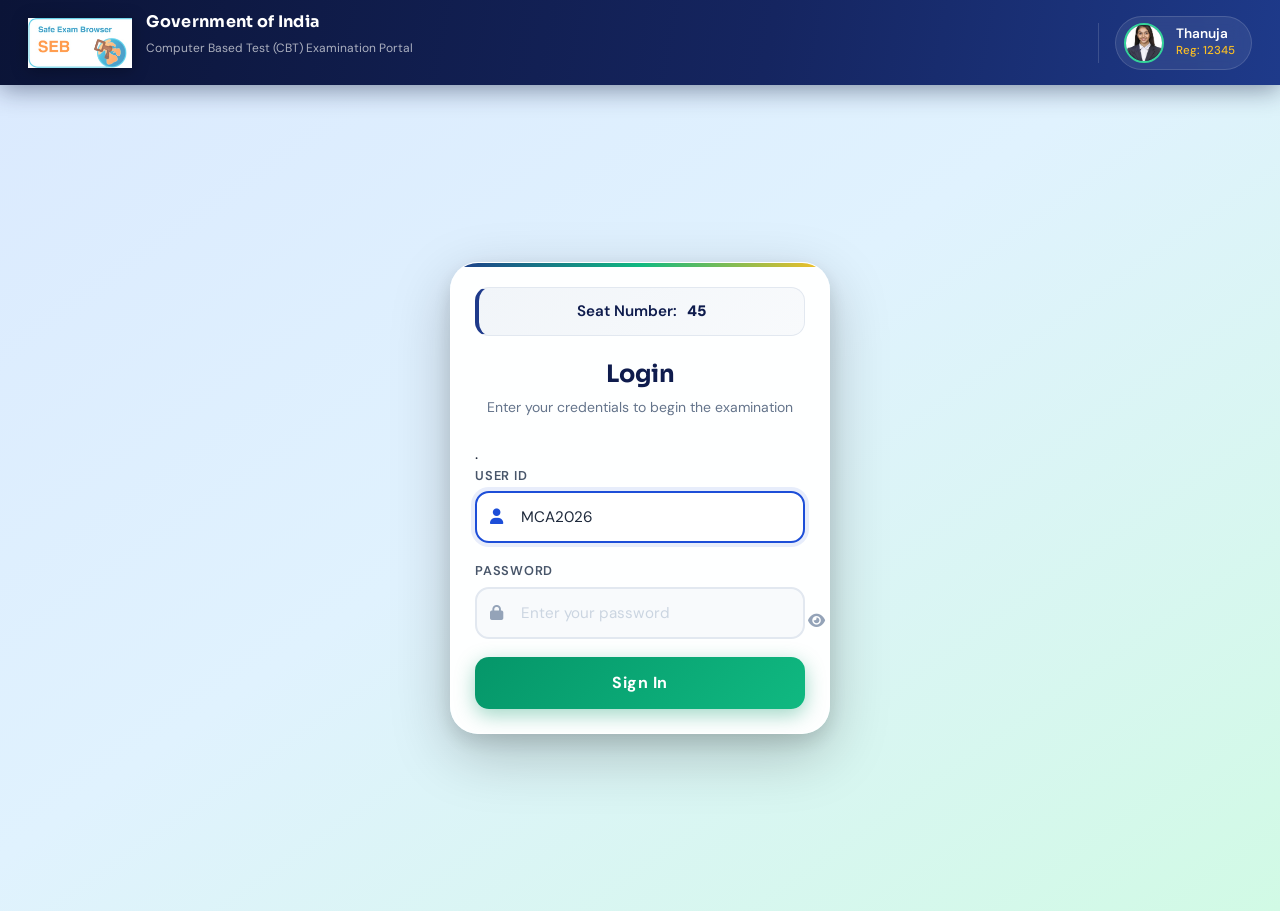
<file: exam_portal/index.html>
<!DOCTYPE html>
<html lang="en">
<head>
  <meta charset="UTF-8">
  <meta name="viewport" content="width=device-width, initial-scale=1.0">
  <title>SEB Exam Portal – Login</title>
  <link href="https://cdn.jsdelivr.net/npm/bootstrap@5.3.3/dist/css/bootstrap.min.css" rel="stylesheet">
  <link href="https://cdnjs.cloudflare.com/ajax/libs/font-awesome/6.4.0/css/all.min.css" rel="stylesheet">
  <link rel="stylesheet" href="style.css">
</head>
<body class="page-bg">

  <!-- Portal Header -->
  <header class="portal-header">
    <div class="header-inner">
      <div class="brand">
        <img src="logo.png" alt="SSC Logo" class="brand-logo">
        <div class="brand-text">
          <h1>Government of India</h1>
          <p>Computer Based Test (CBT) Examination Portal</p>
        </div>
       
      </div>
      <div class="header-divider d-none d-md-block"></div>
      <div class="candidate-chip d-none d-md-flex">
        <img src="student.jpg" alt="Candidate" class="candidate-avatar">
        <div class="candidate-meta">
          <span class="candidate-name">Thanuja</span>
          <span class="candidate-reg">Reg: 12345</span>
        </div>
      </div>
    </div>
  </header>

  <!-- Login Page Wrapper -->
  <div class="page-wrapper">
    <div class="card-glass animate-in" style="width:100%;max-width:380px;">
      <div class="p-3 p-md-4">

        <!-- Seat Badge -->
        <div class="info-badge mb-4 d-flex justify-content-center">
          Seat Number: <strong>45</strong>
        </div>

        <!-- Heading -->
        <div class="mb-4 text-center">
          <h2 class="section-heading"> Login</h2>
          <p class="section-sub">Enter your credentials to begin the examination</p>
        </div>

        














        .
        

        <!-- Form -->
        <form id="loginForm" novalidate>
          <div class="form-field">
            <label for="userId">User ID</label>
            <div class="input-wrap">
              <input class="form-ctrl" type="text" id="userId" placeholder="Enter your User ID" value="MCA2026" required>
              <i class="fas fa-user"></i>
            </div>
          </div>

          <div class="form-field">
            <label for="password">Password</label>
            <div class="input-wrap" id="pwdWrap">
              <input class="form-ctrl" type="password" id="password" placeholder="Enter your password" required>
              <i class="fas fa-lock"></i>
              <button type="button" id="togglePwd" style="position:absolute;right:12px;top:50%;transform:translateY(-50%);background:none;border:none;cursor:pointer;color:var(--gray-400);font-size:0.9rem;z-index:3;" title="Show/hide password">
                <i class="fas fa-eye" id="pwdIcon"></i>
              </button>
            </div>
          </div>

          <button type="submit" class="btn-primary-portal mt-2" id="loginBtn">
            Sign In 
          </button>
        </form>

        
      </div>
    </div>
  </div>

  <script src="https://cdn.jsdelivr.net/npm/bootstrap@5.3.3/dist/js/bootstrap.bundle.min.js"></script>
  <script src="index.js"></script>
</body>
</html>
</file>
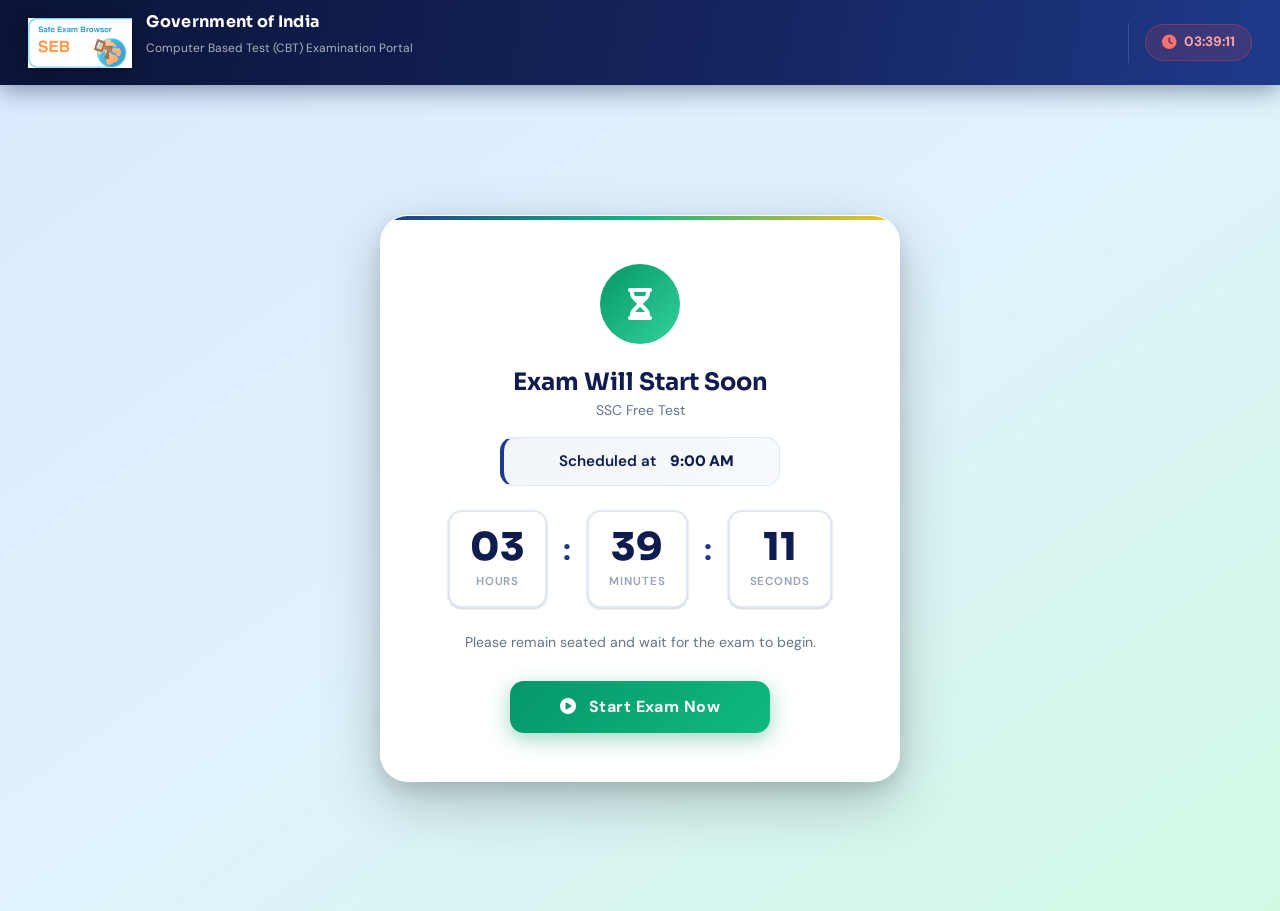
<file: exam_portal/exam-start.html>
<!DOCTYPE html>
<html lang="en">
<head>
  <meta charset="UTF-8">
  <meta name="viewport" content="width=device-width, initial-scale=1.0">
  <title>Exam Starting Soon | SEB Exam Portal</title>
  <link href="https://cdn.jsdelivr.net/npm/bootstrap@5.3.3/dist/css/bootstrap.min.css" rel="stylesheet">
  <link href="https://cdnjs.cloudflare.com/ajax/libs/font-awesome/6.4.0/css/all.min.css" rel="stylesheet">
  <link rel="stylesheet" href="style.css">
</head>
<body class="page-bg">

  <!-- Portal Header -->
  <header class="portal-header">
    <div class="header-inner">
      <div class="brand">
        <img src="logo.png" alt="SSC Logo" class="brand-logo">
        <div class="brand-text">
          <h1>Government of India</h1>
          <p>Computer Based Test (CBT) Examination Portal</p>
        </div>
      </div>
      <div class="header-divider d-none d-md-block"></div>
      <!-- Live time remaining chip -->
      <div style="display:flex;align-items:center;gap:8px;background:rgba(239,68,68,0.15);border:1.5px solid rgba(239,68,68,0.35);border-radius:var(--radius-full);padding:7px 16px;">
        <i class="fas fa-clock" style="color:#f87171;font-size:0.9rem;"></i>
        <span style="font-size:0.85rem;font-weight:700;color:#fca5a5;" id="headerTimer">--:--:--</span>
      </div>
    </div>
  </header>

  <!-- Page -->
  <div class="page-wrapper">
    <div class="card-glass animate-in" style="width:100%;max-width:520px;">
      <div class="p-5 text-center">

        <!-- Status icon -->
        <div class="pulse-anim mb-4" style="width:80px;height:80px;border-radius:50%;background:linear-gradient(135deg,var(--emerald-600),var(--emerald-400));display:flex;align-items:center;justify-content:center;margin:0 auto;">
          <i class="fas fa-hourglass-half" style="font-size:2rem;color:white;"></i>
        </div>

        <h2 class="section-heading mb-1">Exam Will Start Soon</h2>
        <p class="section-sub mb-1">SSC  Free Test</p>

        <!-- Scheduled time -->
        <div class="info-badge justify-content-center mb-4 mt-3" style="max-width:280px;margin:0 auto;">
          <i class="fas fa-calendar-clock"></i>
          Scheduled at <strong style="margin-left:4px;">9:00 AM</strong>
        </div>

        <!-- Countdown Units -->
        <div class="d-flex justify-content-center gap-3 mb-4" id="countdownRow">
          <div class="countdown-unit tick-anim">
            <span class="countdown-val" id="cd-hours">00</span>
            <span class="countdown-lbl">Hours</span>
          </div>
          <div style="display:flex;align-items:center;font-size:2rem;font-weight:800;color:var(--navy-600);margin-bottom:20px;">:</div>
          <div class="countdown-unit tick-anim" style="animation-delay:0.33s">
            <span class="countdown-val" id="cd-mins">00</span>
            <span class="countdown-lbl">Minutes</span>
          </div>
          <div style="display:flex;align-items:center;font-size:2rem;font-weight:800;color:var(--navy-600);margin-bottom:20px;">:</div>
          <div class="countdown-unit tick-anim" style="animation-delay:0.66s">
            <span class="countdown-val" id="cd-secs">00</span>
            <span class="countdown-lbl">Seconds</span>
          </div>
        </div>

        <p style="font-size:0.88rem;color:var(--gray-500);margin-bottom:28px;">Please remain seated and wait for the exam to begin.</p>

        <!-- Start Now Button -->
        <button class="btn-primary-portal" id="startNowBtn" onclick="startExamNow()" style="max-width:260px;margin:0 auto;">
          <i class="fas fa-play-circle me-2"></i> Start Exam Now
        </button>

      
      </div>
    </div>
  </div>

  <script src="https://cdn.jsdelivr.net/npm/bootstrap@5.3.3/dist/js/bootstrap.bundle.min.js"></script>
  <script src="examstart.js"></script>
</body>
</html>
</file>
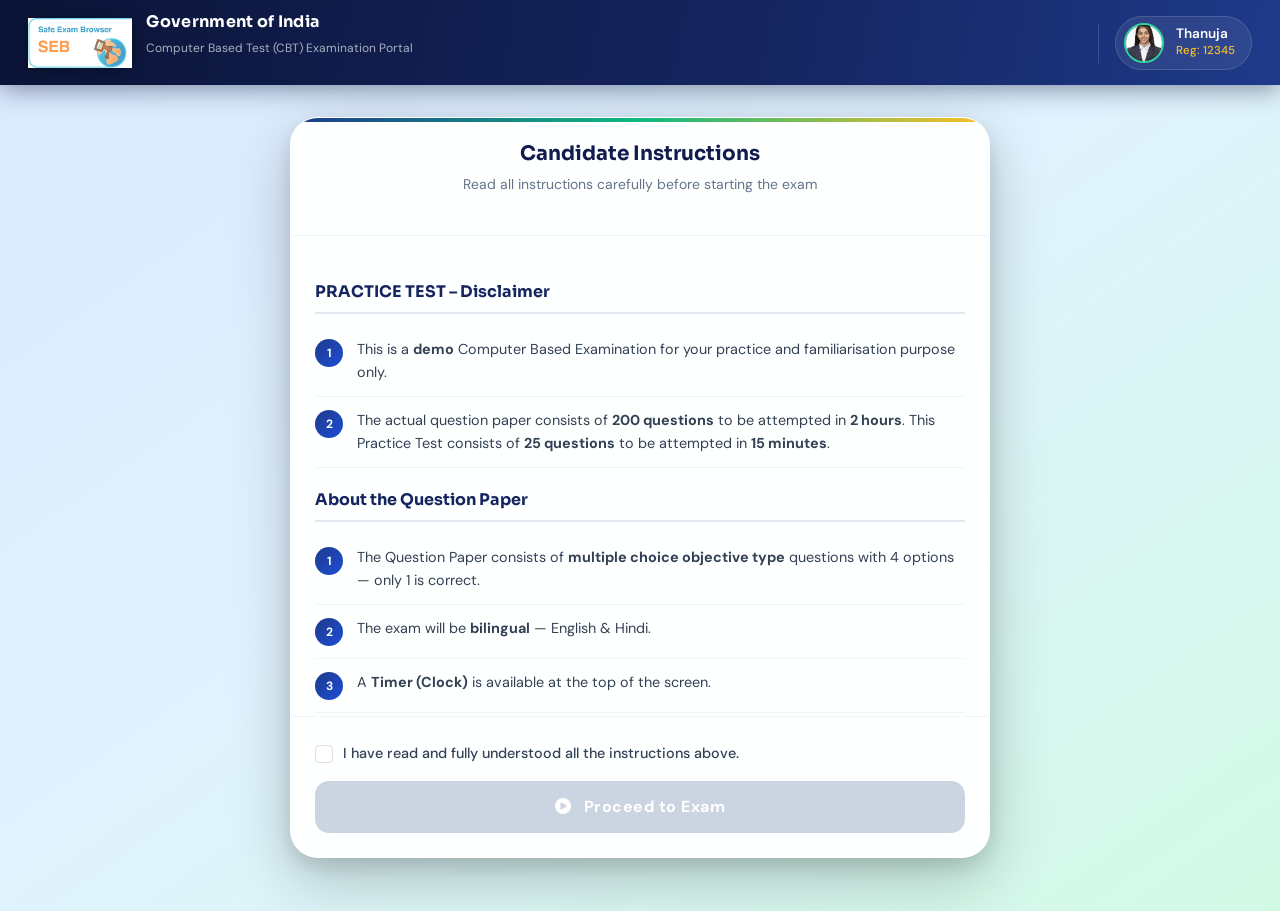
<file: exam_portal/instuction.html>
<!DOCTYPE html>
<html lang="en">
<head>
  <meta charset="UTF-8">
  <meta name="viewport" content="width=device-width, initial-scale=1.0">
  <title>Candidate Instructions | SEB Exam Portal</title>
  <link href="https://cdn.jsdelivr.net/npm/bootstrap@5.3.3/dist/css/bootstrap.min.css" rel="stylesheet">
  <link href="https://cdnjs.cloudflare.com/ajax/libs/font-awesome/6.4.0/css/all.min.css" rel="stylesheet">
  <link rel="stylesheet" href="style.css">
</head>
<body class="page-bg">

  <!-- Portal Header -->
  <header class="portal-header">
    <div class="header-inner">
      <div class="brand">
        <img src="logo.png" alt="SSC Logo" class="brand-logo">
        <div class="brand-text">
          <h1>Government of India</h1>
          <p>Computer Based Test (CBT) Examination Portal</p>
        </div>
        
      </div>
      <div class="header-divider d-none d-md-block"></div>
      <div class="candidate-chip d-none d-md-flex">
        <img src="student.jpg" alt="Candidate" class="candidate-avatar">
        <div class="candidate-meta">
          <span class="candidate-name">Thanuja</span>
          <span class="candidate-reg">Reg: 12345</span>
        </div>
      </div>
    </div>
  </header>

  <!-- Page -->
  <div class="page-wrapper" style="align-items:flex-start;padding-top:32px;">
    <div class="card-glass animate-in" style="width:100%;max-width:700px;">

      <!-- Header -->
      <div class="p-4 border-bottom" style="border-color:var(--gray-100)!important;">
        <div class="text-center">
          <h2 class="section-heading" style="font-size:1.25rem;">Candidate Instructions</h2>
          <p class="section-sub" style="margin-top:0;">Read all instructions carefully before starting the exam</p>
        </div>
      </div>

      <!-- Instructions Scroll Area -->
      <div id="instrScroll" style="max-height:480px;overflow-y:auto;padding:24px;">

<div class="instr-heading">PRACTICE TEST – Disclaimer</div>
        <div class="instr-item">
          <div class="instr-num">1</div>
          <div class="instr-text">This is a <strong>demo</strong> Computer Based Examination for your practice and familiarisation purpose only.</div>
        </div>
        <div class="instr-item">
          <div class="instr-num">2</div>
          <div class="instr-text">The actual question paper consists of <strong>200 questions</strong> to be attempted in <strong>2 hours</strong>. This Practice Test consists of <strong>25 questions</strong> to be attempted in <strong>15 minutes</strong>.</div>
        </div>

<div class="instr-heading">About the Question Paper</div>
        <div class="instr-item">
          <div class="instr-num">1</div>
          <div class="instr-text">The Question Paper consists of <strong>multiple choice objective type</strong> questions with 4 options — only 1 is correct.</div>
        </div>
        <div class="instr-item">
          <div class="instr-num">2</div>
          <div class="instr-text">The exam will be <strong>bilingual</strong> — English &amp; Hindi.</div>
        </div>
        <div class="instr-item">
          <div class="instr-num">3</div>
          <div class="instr-text">A <strong>Timer (Clock)</strong> is available at the top of the screen.</div>
        </div>
        <div class="instr-item">
          <div class="instr-num">4</div>
          <div class="instr-text">Each question carries <strong>1 mark</strong>. Correct answer = +1; Wrong answer = –0.25 (negative marking).</div>
        </div>
        <div class="instr-item">
          <div class="instr-num">5</div>
          <div class="instr-text">Only one question will be displayed on screen at a time.</div>
        </div>
        <div class="instr-item">
          <div class="instr-num">6</div>
          <div class="instr-text">Questions can be answered in any order within the given time frame.</div>
        </div>
        <div class="instr-item">
          <div class="instr-num">7</div>
          <div class="instr-text">Candidates can <strong>change answers</strong> any time before submission.</div>
        </div>
        <div class="instr-item">
          <div class="instr-num">8</div>
          <div class="instr-text">Use <strong>Next / Previous</strong> buttons to navigate between questions.</div>
        </div>
        <div class="instr-item">
          <div class="instr-num">9</div>
          <div class="instr-text">Answers are <strong>saved automatically</strong> when you move to another question.</div>
        </div>
        <div class="instr-item">
          <div class="instr-num">10</div>
          <div class="instr-text">Candidates can <strong>bookmark a question</strong> for later review.</div>
        </div>
        <div class="instr-item">
          <div class="instr-num">11</div>
          <div class="instr-text">The <strong>Question Palette</strong> on the right shows question status at a glance.</div>
        </div>
        <div class="instr-item">
          <div class="instr-num">12</div>
          <div class="instr-text">The test will <strong>automatically submit</strong> when time expires.</div>
        </div>
        <div class="instr-item">
          <div class="instr-num">13</div>
          <div class="instr-text">You will be able to manually submit only after completing the exam duration.</div>
        </div>

        <div class="text-center mt-4 mb-2">
          <p style="font-family:'Sora',sans-serif;font-size:1.2rem;font-weight:800;color:var(--navy-700);letter-spacing:0.1em;">🎯 ALL THE BEST!</p>
        </div>
      </div>

      <!-- Confirm & Proceed -->
      <div class="p-4 border-top" style="border-color:var(--gray-100)!important;">
        <div class="form-check mb-3">
          <input class="form-check-input" type="checkbox" id="confirmCheck">
          <label class="form-check-label" for="confirmCheck">
            I have read and fully understood all the instructions above.
          </label>
        </div>
        <button class="btn-primary-portal" id="proceedBtn" disabled>
          <i class="fas fa-play-circle me-2"></i> Proceed to Exam
        </button>
       
      </div>
    </div>
  </div>

  <script src="https://cdn.jsdelivr.net/npm/bootstrap@5.3.3/dist/js/bootstrap.bundle.min.js"></script>
  <script src="instruction.js"></script>
</body>
</html>
</file>
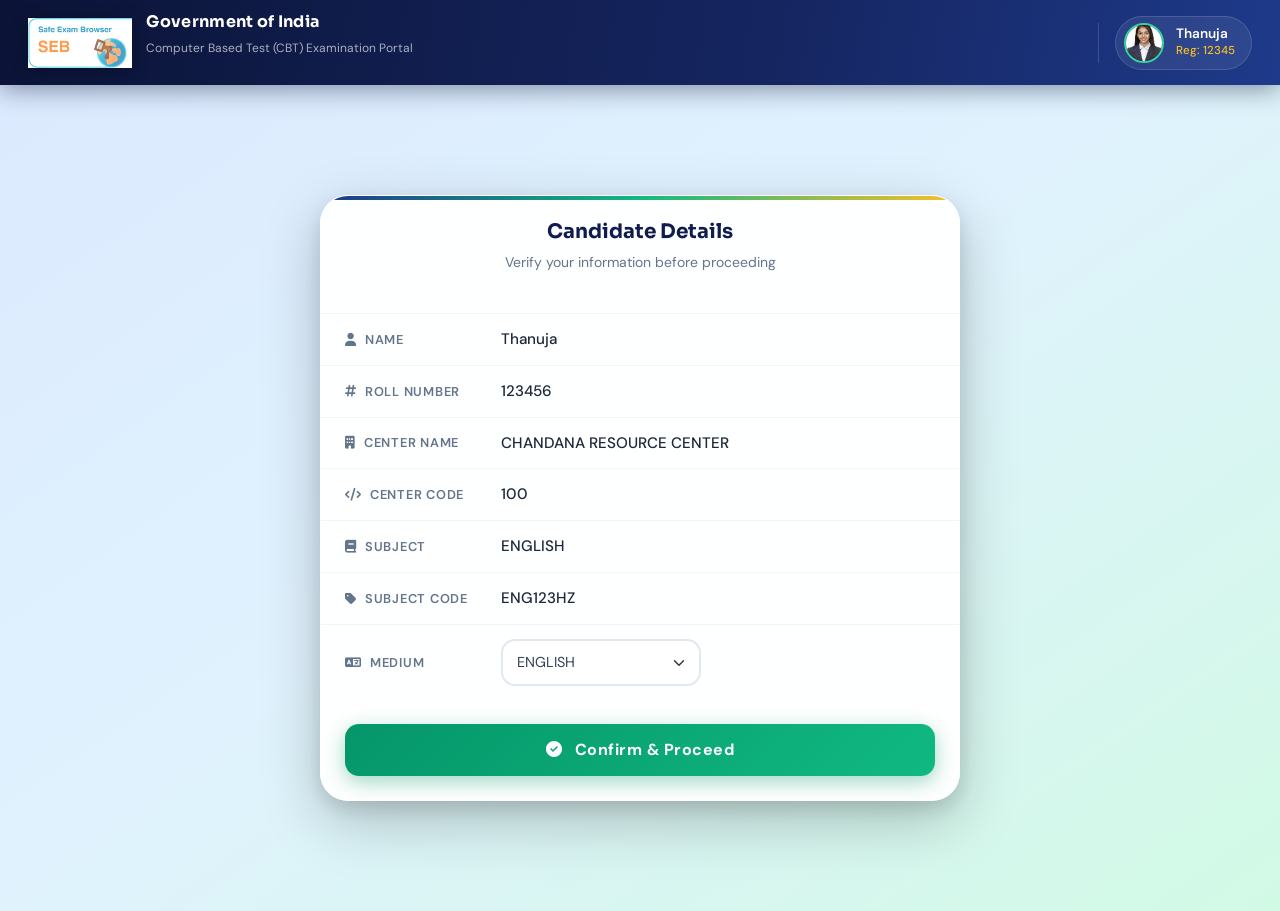
<file: exam_portal/profile.html>
<!DOCTYPE html>
<html lang="en">
<head>
  <meta charset="UTF-8">
  <meta name="viewport" content="width=device-width, initial-scale=1.0">
  <title>Candidate Details | SEB Exam Portal</title>
  <link href="https://cdn.jsdelivr.net/npm/bootstrap@5.3.3/dist/css/bootstrap.min.css" rel="stylesheet">
  <link href="https://cdnjs.cloudflare.com/ajax/libs/font-awesome/6.4.0/css/all.min.css" rel="stylesheet">
  <link rel="stylesheet" href="style.css">
</head>
<body class="page-bg">

  <!-- Portal Header -->
  <header class="portal-header">
    <div class="header-inner">
      <div class="brand">
        <img src="logo.png" alt="SSC Logo" class="brand-logo">
        <div class="brand-text">
          <h1>Government of India</h1>
          <p>Computer Based Test (CBT) Examination Portal</p>
        </div>
       
      </div>
      <div class="header-divider d-none d-md-block"></div>
      <div class="candidate-chip d-none d-md-flex">
        <img src="student.jpg" alt="Candidate" class="candidate-avatar">
        <div class="candidate-meta">
          <span class="candidate-name">Thanuja</span>
          <span class="candidate-reg">Reg: 12345</span>
        </div>
      </div>
    </div>
  </header>

  <!-- Page -->
  <div class="page-wrapper">
    <div class="card-glass animate-in" style="width:100%;max-width:640px;">

      <!-- Card Top -->
      <div class="p-4 border-bottom" style="border-color:var(--gray-100)!important;">
        <div class="text-center">
          <h2 class="section-heading" style="font-size:1.25rem;">Candidate Details</h2>
          <p class="section-sub" style="margin-top:0;">Verify your information before proceeding</p>
        </div>
      </div>

      <!-- Details -->
      <div id="detailsContainer">
        <div class="detail-row">
          <span class="detail-label"><i class="fas fa-user me-2"></i>Name</span>
          <span class="detail-value">Thanuja</span>
        </div>
        <div class="detail-row">
          <span class="detail-label"><i class="fas fa-hashtag me-2"></i>Roll Number</span>
          <span class="detail-value">123456</span>
        </div>
        <div class="detail-row">
          <span class="detail-label"><i class="fas fa-building me-2"></i>Center Name</span>
          <span class="detail-value">CHANDANA RESOURCE CENTER</span>
        </div>
        <div class="detail-row">
          <span class="detail-label"><i class="fas fa-code me-2"></i>Center Code</span>
          <span class="detail-value">100</span>
        </div>
        <div class="detail-row">
          <span class="detail-label"><i class="fas fa-book me-2"></i>Subject</span>
          <span class="detail-value">ENGLISH</span>
        </div>
        <div class="detail-row">
          <span class="detail-label"><i class="fas fa-tag me-2"></i>Subject Code</span>
          <span class="detail-value">ENG123HZ</span>
        </div>
        <div class="detail-row">
          <span class="detail-label"><i class="fas fa-language me-2"></i>Medium</span>
          <div class="detail-value">
            <select class="form-select" id="mediumSelect" style="max-width:200px;" onchange="handleMediumChange(this.value)">
              <option value="ENGLISH">ENGLISH</option>
              <option value="HINDI">HINDI</option>
            </select>
          </div>
        </div>
      </div>

      <!-- Action -->
      <div class="p-4">
        <a href="instuction.html" class="btn-primary-portal">
          <i class="fas fa-check-circle me-2"></i> Confirm & Proceed 
        </a>
       
      </div>
    </div>
  </div>

  <script src="https://cdn.jsdelivr.net/npm/bootstrap@5.3.3/dist/js/bootstrap.bundle.min.js"></script>
  <script src="profile.js"></script>
</body>
</html>
</file>
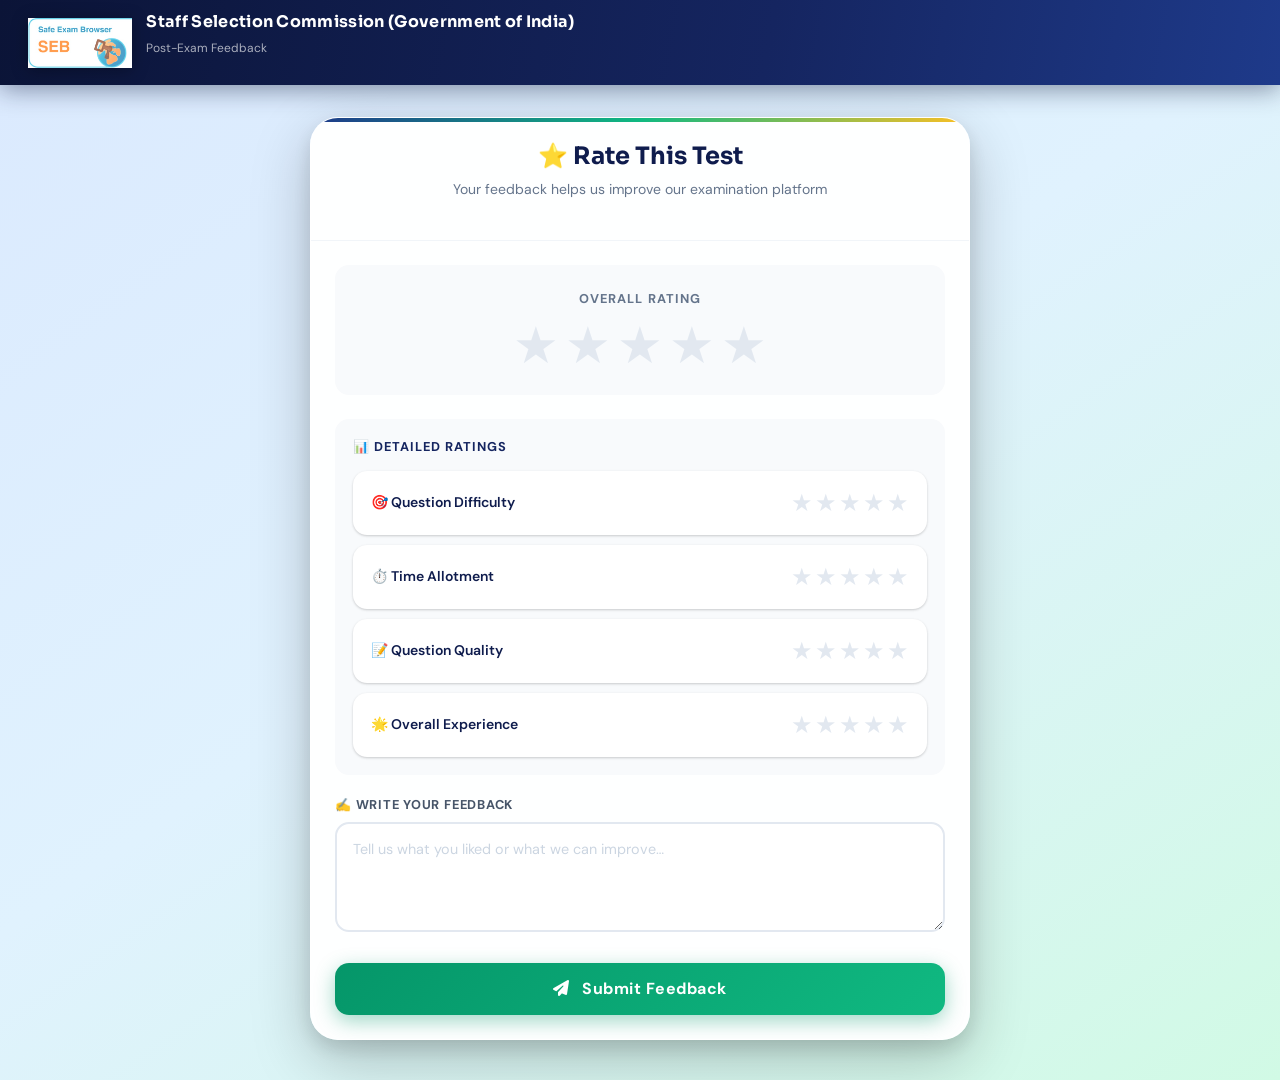
<file: exam_portal/rating.html>
<!DOCTYPE html>
<html lang="en">
<head>
  <meta charset="UTF-8">
  <meta name="viewport" content="width=device-width, initial-scale=1.0">
  <title>Rate This Test | SEB Exam Portal</title>
  <link href="https://cdn.jsdelivr.net/npm/bootstrap@5.3.3/dist/css/bootstrap.min.css" rel="stylesheet">
  <link href="https://cdnjs.cloudflare.com/ajax/libs/font-awesome/6.4.0/css/all.min.css" rel="stylesheet">
  <link rel="stylesheet" href="style.css">
</head>
<body class="page-bg">

  <!-- Portal Header -->
  <header class="portal-header">
    <div class="header-inner">
      <div class="brand">
        <img src="logo.png" alt="SSC Logo" class="brand-logo">
        <div class="brand-text">
          <h1>Staff Selection Commission (Government of India)</h1>
          <p>Post-Exam Feedback</p>
        </div>
      </div>
    </div>
  </header>

  <!-- Page -->
  <div class="page-wrapper" style="align-items:flex-start;padding-top:32px;">
    <div class="card-glass animate-in" style="width:100%;max-width:660px;">

      <!-- Rating Form -->
      <div id="ratingForm">

        <div class="p-4 border-bottom" style="border-color:var(--gray-100)!important;">
          <h2 class="section-heading">⭐ Rate This Test</h2>
          <p class="section-sub">Your feedback helps us improve our examination platform</p>
        </div>

        <div class="p-4">

          <!-- Main Stars -->
          <div class="text-center mb-4 p-4" style="background:var(--gray-50);border-radius:var(--radius-md);">
            <p style="font-size:0.8rem;font-weight:700;color:var(--gray-500);text-transform:uppercase;letter-spacing:0.08em;margin-bottom:12px;">Overall Rating</p>
            <div class="star-group" id="mainStars">
              <input type="radio" id="s5" name="mainRating" value="5"><label for="s5" title="Excellent">★</label>
              <input type="radio" id="s4" name="mainRating" value="4"><label for="s4" title="Very Good">★</label>
              <input type="radio" id="s3" name="mainRating" value="3"><label for="s3" title="Good">★</label>
              <input type="radio" id="s2" name="mainRating" value="2"><label for="s2" title="Fair">★</label>
              <input type="radio" id="s1" name="mainRating" value="1"><label for="s1" title="Poor">★</label>
            </div>
          </div>

          <!-- Detailed Ratings -->
          <div style="background:var(--gray-50);border-radius:var(--radius-md);padding:18px;margin-bottom:20px;">
            <p style="font-size:0.8rem;font-weight:700;color:var(--navy-700);text-transform:uppercase;letter-spacing:0.08em;margin-bottom:14px;">📊 Detailed Ratings</p>

            <div class="rating-question-row">
              <span class="rating-q-label">🎯 Question Difficulty</span>
              <div class="star-group-sm">
                <input type="radio" id="d5" name="difficulty" value="5"><label for="d5">★</label>
                <input type="radio" id="d4" name="difficulty" value="4"><label for="d4">★</label>
                <input type="radio" id="d3" name="difficulty" value="3"><label for="d3">★</label>
                <input type="radio" id="d2" name="difficulty" value="2"><label for="d2">★</label>
                <input type="radio" id="d1" name="difficulty" value="1"><label for="d1">★</label>
              </div>
            </div>
            <div class="rating-question-row">
              <span class="rating-q-label">⏱️ Time Allotment</span>
              <div class="star-group-sm">
                <input type="radio" id="t5" name="timing" value="5"><label for="t5">★</label>
                <input type="radio" id="t4" name="timing" value="4"><label for="t4">★</label>
                <input type="radio" id="t3" name="timing" value="3"><label for="t3">★</label>
                <input type="radio" id="t2" name="timing" value="2"><label for="t2">★</label>
                <input type="radio" id="t1" name="timing" value="1"><label for="t1">★</label>
              </div>
            </div>
            <div class="rating-question-row">
              <span class="rating-q-label">📝 Question Quality</span>
              <div class="star-group-sm">
                <input type="radio" id="q5" name="quality" value="5"><label for="q5">★</label>
                <input type="radio" id="q4" name="quality" value="4"><label for="q4">★</label>
                <input type="radio" id="q3" name="quality" value="3"><label for="q3">★</label>
                <input type="radio" id="q2" name="quality" value="2"><label for="q2">★</label>
                <input type="radio" id="q1" name="quality" value="1"><label for="q1">★</label>
              </div>
            </div>
            <div class="rating-question-row" style="margin-bottom:0;">
              <span class="rating-q-label">🌟 Overall Experience</span>
              <div class="star-group-sm">
                <input type="radio" id="o5" name="overall" value="5"><label for="o5">★</label>
                <input type="radio" id="o4" name="overall" value="4"><label for="o4">★</label>
                <input type="radio" id="o3" name="overall" value="3"><label for="o3">★</label>
                <input type="radio" id="o2" name="overall" value="2"><label for="o2">★</label>
                <input type="radio" id="o1" name="overall" value="1"><label for="o1">★</label>
              </div>
            </div>
          </div>

          <!-- Feedback Text -->
          <div class="mb-4">
            <label style="display:block;font-size:0.8rem;font-weight:700;color:var(--gray-600);text-transform:uppercase;letter-spacing:0.06em;margin-bottom:8px;">✍️ Write Your Feedback</label>
            <textarea class="feedback-area" id="feedbackText" placeholder="Tell us what you liked or what we can improve…"></textarea>
          </div>

          <!-- Submit -->
          <button class="btn-primary-portal" id="submitRatingBtn" onclick="submitRating()">
            <i class="fas fa-paper-plane me-2"></i> Submit Feedback
          </button>

        </div>
      </div><!-- /ratingForm -->

      <!-- Thank You -->
      <div id="thankYouBlock" style="display:none;">
        <div class="thank-you-block">
          <span class="ty-icon">🎉</span>
          <h2 class="section-heading mb-2">Thank You!</h2>
          <p class="section-sub mb-0">Your feedback has been submitted successfully.</p>
          <p class="section-sub">We appreciate your time and input!</p>
          <span class="ty-stars" id="tyStars">★★★★★</span>
          <button class="btn-primary-portal mt-2" onclick="alert('Thank you for completing the exam!')" style="max-width:240px;margin:0 auto;">
            <i class="fas fa-check-circle me-2"></i> Complete
          </button>
        </div>
      </div>

    </div>
  </div>

  <script src="https://cdn.jsdelivr.net/npm/bootstrap@5.3.3/dist/js/bootstrap.bundle.min.js"></script>
  <script src="rating.js"></script>
</body>
</html>
</file>
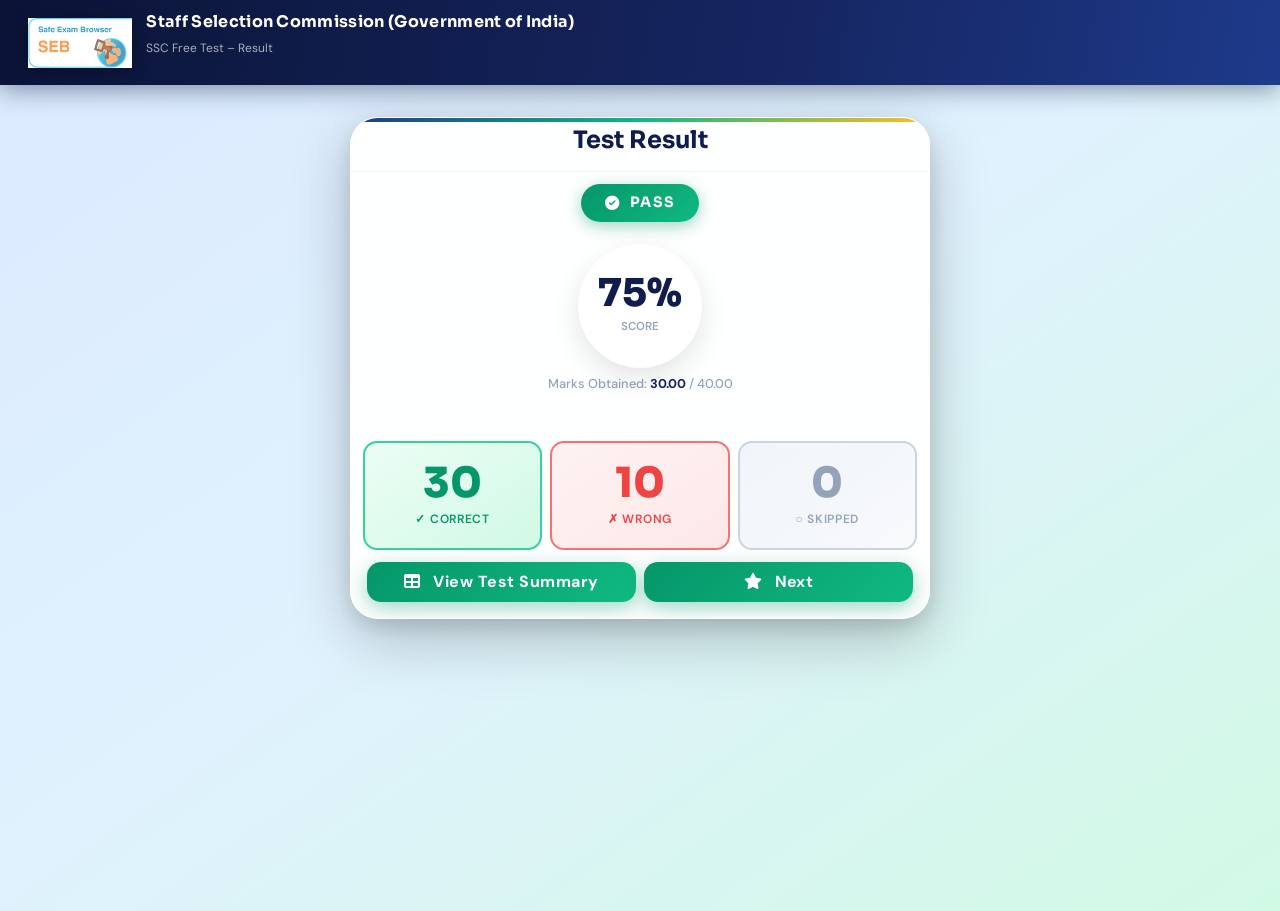
<file: exam_portal/result.html>
<!DOCTYPE html>
<html lang="en">
<head>
  <meta charset="UTF-8">
  <meta name="viewport" content="width=device-width, initial-scale=1.0">
  <title>Test Result | SEB Exam Portal</title>
  <link href="https://cdn.jsdelivr.net/npm/bootstrap@5.3.3/dist/css/bootstrap.min.css" rel="stylesheet">
  <link href="https://cdnjs.cloudflare.com/ajax/libs/font-awesome/6.4.0/css/all.min.css" rel="stylesheet">
  <link rel="stylesheet" href="style.css">
</head>
<body class="page-bg">

  <!-- Portal Header -->
  <header class="portal-header">
    <div class="header-inner">
      <div class="brand">
        <img src="logo.png" alt="SSC Logo" class="brand-logo">
        <div class="brand-text">
          <h1>Staff Selection Commission (Government of India)</h1>
          <p>SSC  Free Test – Result</p>
        </div>
      </div>
    </div>
  </header>

  <!-- Page -->
  <div class="page-wrapper" style="align-items:flex-start;padding-top:32px;">


    <div class="card-glass animate-in" style="width:100%;max-width:580px;">




      <!-- Header Strip -->
      <div class="p-2 border-bottom text-center" style="border-color:var(--gray-100)!important;">

        <h2 class="section-heading">Test Result</h2>
      </div>

      <!-- Hero Score -->
      <div class="result-hero" style="padding-top:12px;">
        <div class="pass-pill pass"><i class="fas fa-check-circle me-1"></i> PASS</div>

        <div class="score-donut" id="scoreDonut" style="width:120px;height:120px;margin:0 auto;">

          <div class="score-donut-inner">
            <span class="score-pct" id="scorePct">75%</span>
            <span class="score-lbl">Score</span>
          </div>
        </div>
        <p style="margin-top:8px;font-size:0.8rem;color:var(--gray-400);font-weight:500;">

          Marks Obtained: <strong style="color:var(--navy-700)">30.00</strong> / 40.00
        </p>
      </div>

      <!-- Stats Row -->
      <div class="stats-row" style="padding:12px !important;gap:8px !important;">


        <div class="stat-tile correct">
          <span class="stat-num">30</span>
          <span class="stat-name">✓ Correct</span>
        </div>
        <div class="stat-tile wrong">
          <span class="stat-num">10</span>
          <span class="stat-name">✗ Wrong</span>
        </div>
        <div class="stat-tile unanswered">
          <span class="stat-num">0</span>
          <span class="stat-name">○ Skipped</span>
        </div>
      </div>

      <!-- Actions -->
      <div class="p-3 pt-0 d-flex flex-column flex-sm-row gap-2">
        <button class="btn-primary-portal px-4 py-2" onclick="window.location.href='test-summary.html'" style="flex:1;">
          <i class="fas fa-table me-2"></i> View Test Summary
        </button>
        <button class="btn-primary-portal px-4 py-2" onclick="window.location.href='rating.html'" style="flex:1;">
          <i class="fas fa-star me-2"></i> Next
        </button>
      </div>

    </div>
  </div>

  <script src="https://cdn.jsdelivr.net/npm/bootstrap@5.3.3/dist/js/bootstrap.bundle.min.js"></script>
  <script src="result.js"></script>
</body>
</html>
</file>
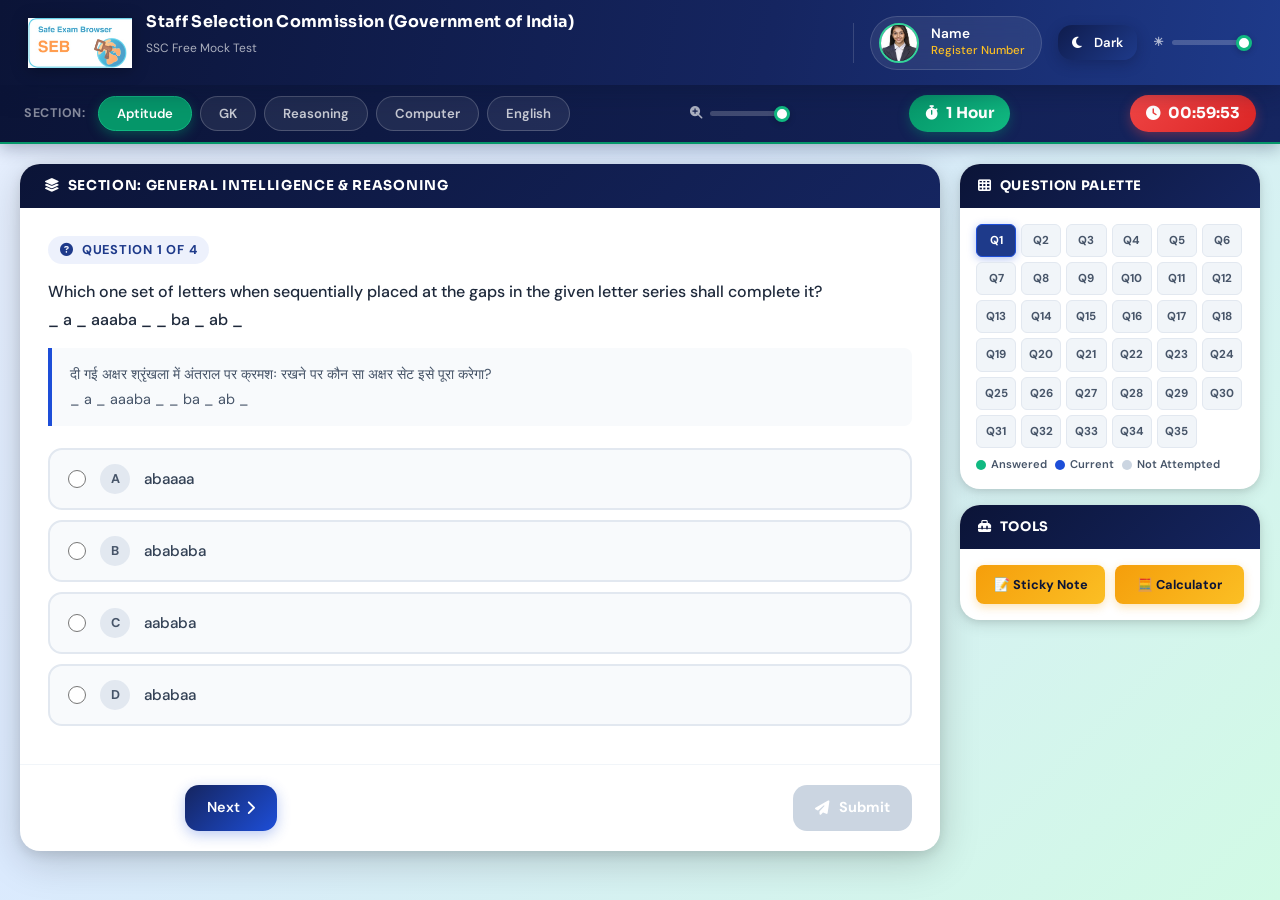
<file: exam_portal/stuexam.html>
<!DOCTYPE html>
<html lang="en">
<head>
  <meta charset="UTF-8">
  <meta name="viewport" content="width=device-width, initial-scale=1.0">
  <title>SSC CGL Mock Test | SEB Exam Portal</title>
  <link href="https://cdn.jsdelivr.net/npm/bootstrap@5.3.3/dist/css/bootstrap.min.css" rel="stylesheet">
  <link href="https://cdnjs.cloudflare.com/ajax/libs/font-awesome/6.4.0/css/all.min.css" rel="stylesheet">
  <link rel="stylesheet" href="style.css">
</head>
<body class="page-bg">

  <!-- Portal Header -->
  <header class="portal-header">
    <div class="header-inner">
      <div class="brand">
        <img src="logo.png" alt="SSC Logo" class="brand-logo">
        <div class="brand-text">
          <h1>Staff Selection Commission (Government of India)</h1>
          <p>SSC Free Mock Test</p>
        </div>
      </div>
      <div class="header-divider d-none d-lg-block"></div>
      <div class="d-none d-lg-flex align-items-center gap-3">
        <!-- Candidate Info -->
        <div class="candidate-chip" id="headerCandidateInfo">
          <img src="student.jpg" alt="Candidate" class="candidate-avatar" id="headerCandidateImg">
          <div class="candidate-meta">
            <div class="candidate-name" id="headerCandidateName">Name</div>
            <div class="candidate-reg" id="headerRegNumber">Register Number</div>
          </div>
        </div>
        <!-- Theme toggle -->
        <button id="themeBtn" class="btn-navy" style="padding:8px 14px;font-size:0.82rem;" onclick="toggleTheme()">
          <i class="fas fa-moon me-1"></i> Dark
        </button>
        <!-- Brightness -->
        <div class="control-group">
          <span class="control-label">☀</span>
          <input type="range" class="range-slider" min="30" max="100" value="100" oninput="adjustBrightness(this.value)">
        </div>
      </div>
    </div>
  </header>

  <!-- Timer + Sections Bar -->
  <div class="timer-bar">
    <!-- Section Tabs -->
    <div class="d-flex align-items-center gap-2 flex-wrap">
      <span style="font-size:0.78rem;font-weight:700;color:rgba(255,255,255,0.5);text-transform:uppercase;letter-spacing:0.06em;margin-right:4px;">Section:</span>
      <button class="section-tab active" onclick="selectSection('Aptitude',this)">Aptitude</button>
      <button class="section-tab" onclick="selectSection('GK',this)">GK</button>
      <button class="section-tab" onclick="selectSection('Reasoning',this)">Reasoning</button>
      <button class="section-tab" onclick="selectSection('Computer',this)">Computer</button>
      <button class="section-tab" onclick="selectSection('English',this)">English</button>
    </div>

    <!-- Zoom -->
    <div class="control-group d-none d-md-flex">
      <span class="control-label"><i class="fas fa-search-plus"></i></span>
      <input type="range" class="range-slider" min="0" max="100" value="100" oninput="zoomQuestion(this.value)">
    </div>

    <!-- Duration -->
    <div class="timer-chip duration-chip" style="background: linear-gradient(135deg, var(--emerald-600), var(--emerald-500)); box-shadow: 0 4px 12px rgba(5,150,105,0.35);">
      <i class="fas fa-stopwatch"></i>
      <span>1 Hour</span>
    </div>
    <!-- Timer Chip -->
    <div class="timer-chip" id="timerChip">
      <i class="fas fa-clock"></i>
      <span id="examTimer">00:59:54</span>
    </div>
  </div>

  <!-- Exam Layout -->
  <div class="exam-layout">

    <!-- Question Panel -->
    <div class="question-panel" id="questionPanel">
      <div class="q-section-label" id="sectionLabel">
        <i class="fas fa-layer-group"></i>
        Section: General Intelligence and Reasoning
      </div>

      <div class="q-body">
        <div class="q-number" id="qNumber">
          <i class="fas fa-question-circle"></i> Question 1 of 4
        </div>

        <p class="q-text" id="qTextEng">Loading…</p>
        <div class="q-hindi" id="qTextHindi">Loading…</div>

        <div class="mt-3" id="optionsContainer"></div>
      </div>

      <div class="q-nav">
        <button class="btn-prev" id="prevBtn" onclick="goQuestion(-1)">
          <i class="fas fa-chevron-left"></i> Previous
        </button>
        <button class="btn-next" id="nextBtn" onclick="goQuestion(1)">
          Next <i class="fas fa-chevron-right"></i>
        </button>
        <button class="btn-submit-exam ms-auto" id="submitBtn" disabled onclick="submitExam()">
          <i class="fas fa-paper-plane me-1"></i> Submit
        </button>
      </div>
    </div>

    <!-- Sidebar -->
    <div class="exam-sidebar">

      <!-- Question Palette -->
      <div class="sidebar-card">
        <div class="sidebar-card-header"><i class="fas fa-th"></i> Question Palette</div>
        <div class="sidebar-card-body">
          <div class="palette-grid" id="paletteGrid" style="grid-template-columns: repeat(6, 1fr); max-height: none; overflow: visible;">
  <div class="palette-cell">1</div>
  <div class="palette-cell">2</div>
  <div class="palette-cell">3</div>
  <div class="palette-cell">4</div>
  <div class="palette-cell">5</div>
  <div class="palette-cell">6</div>
  <div class="palette-cell">7</div>
  <div class="palette-cell">8</div>
  <div class="palette-cell">9</div>
  <div class="palette-cell">10</div>
  <div class="palette-cell">11</div>
  <div class="palette-cell">12</div>
  <div class="palette-cell">13</div>
  <div class="palette-cell">14</div>
  <div class="palette-cell">15</div>
  <div class="palette-cell">16</div>
  <div class="palette-cell">17</div>
  <div class="palette-cell">18</div>
  <div class="palette-cell">19</div>
  <div class="palette-cell">20</div>
  <div class="palette-cell">21</div>
  <div class="palette-cell">22</div>
  <div class="palette-cell">23</div>
  <div class="palette-cell">24</div>
  <div class="palette-cell">25</div>
  <div class="palette-cell">26</div>
  <div class="palette-cell">27</div>
  <div class="palette-cell">28</div>
  <div class="palette-cell">29</div>
  <div class="palette-cell">30</div>
</div>
          <div class="status-legend mt-2">
            <div class="legend-pill"><div class="legend-dot answered"></div>Answered</div>
            <div class="legend-pill"><div class="legend-dot current"></div>Current</div>
            <div class="legend-pill"><div class="legend-dot unattempted"></div>Not Attempted</div>
          </div>
        </div>
      </div>

      <!-- Tools -->
      <div class="sidebar-card">
        <div class="sidebar-card-header"><i class="fas fa-toolbox"></i> Tools</div>
        <div class="sidebar-card-body">
          <div class="tool-btn-row">
            <button class="tool-btn" onclick="alert('Sticky note feature')">📝 Sticky Note</button>
            <button class="tool-btn" onclick="alert('Calculator feature')">🧮 Calculator</button>
          </div>
        </div>
      </div>

    </div><!-- /sidebar -->
  </div><!-- /exam-layout -->

  <script src="https://cdn.jsdelivr.net/npm/bootstrap@5.3.3/dist/js/bootstrap.bundle.min.js"></script>
  <script src="stuexam.js"></script>
</body>
</html>
</file>
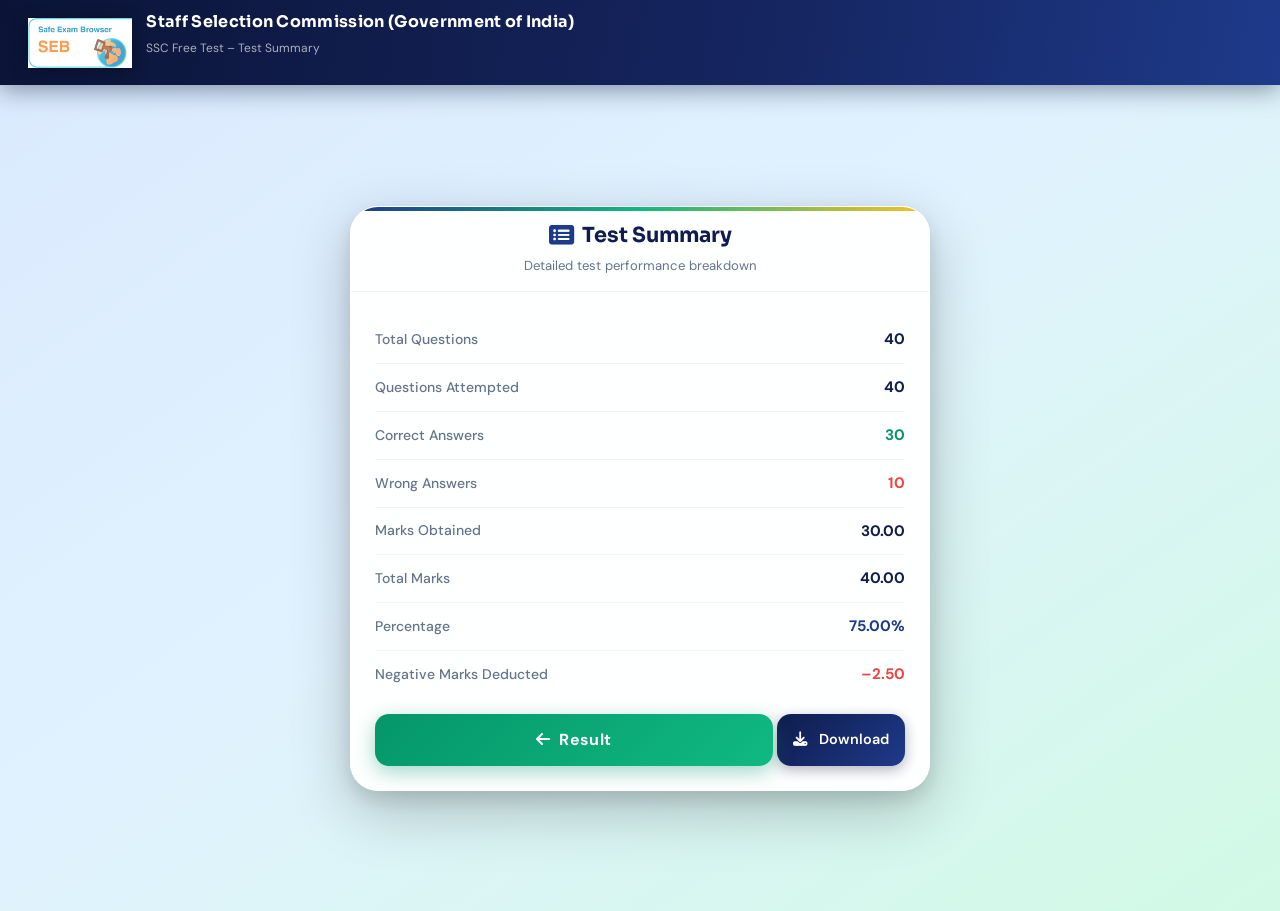
<file: exam_portal/test-summary.html>
<!DOCTYPE html>
<html lang="en">
<head>
  <meta charset="UTF-8">
  <meta name="viewport" content="width=device-width, initial-scale=1.0">
  <title>Test Summary | SEB Exam Portal</title>
  <link href="https://cdn.jsdelivr.net/npm/bootstrap@5.3.3/dist/css/bootstrap.min.css" rel="stylesheet">
  <link href="https://cdnjs.cloudflare.com/ajax/libs/font-awesome/6.4.0/css/all.min.css" rel="stylesheet">
  <link rel="stylesheet" href="style.css">
</head>
<body class="page-bg">

  <!-- Portal Header -->
  <header class="portal-header">
    <div class="header-inner">
      <div class="brand">
        <img src="logo.png" alt="SSC Logo" class="brand-logo">
        <div class="brand-text">
          <h1>Staff Selection Commission (Government of India)</h1>
          <p>SSC Free Test – Test Summary</p>
        </div>
      </div>
    </div>
  </header>

  <!-- Page -->
  <div class="page-wrapper" style="align-items:center;padding:24px 16px;">
    <div class="card-glass animate-in" style="width:100%;max-width:580px;">

      <!-- Header -->
      <div class="p-3 border-bottom text-center" style="border-color:var(--gray-100)!important;">
        <div class="d-flex align-items-center justify-content-center gap-2 mb-2">
          <i class="fas fa-list-alt" style="color:var(--navy-600);font-size:1.4rem;"></i>
          <h2 class="section-heading mb-0" style="font-size:1.3rem;">Test Summary</h2>
        </div>
        <p class="section-sub mb-0" style="font-size:0.82rem;">Detailed test performance breakdown</p>
      </div>

      <!-- Summary Content -->
      <div class="p-4">


        
        <div class="summary-table">
          <div class="summary-row-item">
            <span class="summary-key">Total Questions</span>
            <span class="summary-val">40</span>
          </div>
          <div class="summary-row-item">
            <span class="summary-key">Questions Attempted</span>
            <span class="summary-val">40</span>
          </div>
          <div class="summary-row-item">
            <span class="summary-key">Correct Answers</span>
            <span class="summary-val" style="color:var(--emerald-600)">30</span>
          </div>
          <div class="summary-row-item">
            <span class="summary-key">Wrong Answers</span>
            <span class="summary-val" style="color:var(--red-500)">10</span>
          </div>
          <div class="summary-row-item">
            <span class="summary-key">Marks Obtained</span>
            <span class="summary-val">30.00</span>
          </div>
          <div class="summary-row-item">
            <span class="summary-key">Total Marks</span>
            <span class="summary-val">40.00</span>
          </div>
          <div class="summary-row-item">
            <span class="summary-key">Percentage</span>
            <span class="summary-val" style="color:var(--navy-600)">75.00%</span>
          </div>
          <div class="summary-row-item">
            <span class="summary-key">Negative Marks Deducted</span>
            <span class="summary-val" style="color:var(--red-500)">–2.50</span>
          </div>
        </div>

        <!-- Actions -->
<div class="d-flex gap-1 mt-3">
          <button class="btn-primary-portal px-3 py-1.5 btn-sm flex-fill" onclick="window.location.href='result.html'">
            <i class="fas fa-arrow-left me-1"></i> Result
          </button>
          <button class="btn-navy px-3 py-1.5 btn-sm flex-fill" onclick="downloadResult()">
            <i class="fas fa-download me-1"></i> Download
          </button>
        </div>
      </div>

    </div>
  </div>

  <script src="https://cdn.jsdelivr.net/npm/bootstrap@5.3.3/dist/js/bootstrap.bundle.min.js"></script>
</body>
</html>
</file>
<file: exam_portal/style.css>
/* ============================================================
   SSC CBT EXAM PORTAL - Master Stylesheet
   Design: Deep Navy + Emerald Green + Gold Accents
   Font: Sora (headings) + DM Sans (body)
   ============================================================ */

@import url('https://fonts.googleapis.com/css2?family=Sora:wght@300;400;500;600;700;800&family=DM+Sans:wght@300;400;500;600;700&display=swap');

/* ── CSS Variables ─────────────────────────────────────────── */
:root {
  --navy-900: #0b1437;
  --navy-800: #0f1c4d;
  --navy-700: #152560;
  --navy-600: #1e3a8a;
  --navy-500: #1d4ed8;
  --emerald-600: #059669;
  --emerald-500: #10b981;
  --emerald-400: #34d399;
  --gold-500: #f59e0b;
  --gold-400: #fbbf24;
  --gold-300: #fcd34d;
  --red-500: #ef4444;
  --red-400: #f87171;
  --purple-500: #8b5cf6;
  --purple-600: #7c3aed;
  --white: #ffffff;
  --gray-50: #f8fafc;
  --gray-100: #f1f5f9;
  --gray-200: #e2e8f0;
  --gray-300: #cbd5e1;
  --gray-400: #94a3b8;
  --gray-500: #64748b;
  --gray-600: #475569;
  --gray-700: #334155;
  --gray-800: #1e293b;
  --shadow-sm: 0 1px 3px rgba(0,0,0,0.12), 0 1px 2px rgba(0,0,0,0.08);
  --shadow-md: 0 4px 16px rgba(0,0,0,0.12), 0 2px 6px rgba(0,0,0,0.08);
  --shadow-lg: 0 10px 40px rgba(0,0,0,0.18), 0 4px 12px rgba(0,0,0,0.1);
  --shadow-xl: 0 20px 60px rgba(0,0,0,0.22), 0 8px 20px rgba(0,0,0,0.12);
  --shadow-glow-emerald: 0 0 30px rgba(16, 185, 129, 0.25);
  --shadow-glow-navy: 0 0 30px rgba(29, 78, 216, 0.3);
  --radius-sm: 8px;
  --radius-md: 14px;
  --radius-lg: 20px;
  --radius-xl: 28px;
  --radius-full: 9999px;
  --transition: all 0.28s cubic-bezier(0.4, 0, 0.2, 1);
}

/* ── Reset & Base ───────────────────────────────────────────── */
*, *::before, *::after { margin: 0; padding: 0; box-sizing: border-box; }

html { scroll-behavior: smooth; }

body {
  font-family: 'DM Sans', sans-serif;
  background: var(--gray-50);
  color: var(--gray-800);
  min-height: 100vh;
  -webkit-font-smoothing: antialiased;
}

/* Global page background */
.page-bg {
  background: linear-gradient(135deg, #e8f0fe 0%, #dbeafe 40%, #d1fae5 100%);
  min-height: 100vh;
}

/* ── Portal Header (shared across pages) ───────────────────── */
.portal-header {
  background: linear-gradient(100deg, var(--navy-900) 0%, var(--navy-700) 60%, var(--navy-600) 100%);
  padding: 0;
  box-shadow: 0 4px 24px rgba(11, 20, 55, 0.45);
  position: sticky;
  top: 0;
  z-index: 1000;
}

.portal-header .header-inner {
  display: flex;
  align-items: center;
  justify-content: space-between;
  padding: 12px 28px;
  gap: 16px;
}

.portal-header .brand {
  display: flex;
  align-items: center;
  gap: 14px;
  flex: 1;
}

.portal-header .brand-logo {
  height: 50px;
  width: auto;
  filter: drop-shadow(0 2px 8px rgba(0,0,0,0.3));
  flex-shrink: 0;
}

.portal-header .brand-text h1 {
  font-family: 'Sora', sans-serif;
  font-size: 1rem;
  font-weight: 700;
  color: var(--white);
  letter-spacing: 0.02em;
  line-height: 1.2;
}

.portal-header .brand-text p {
  font-size: 0.75rem;
  color: rgba(255,255,255,0.65);
  font-weight: 400;
  margin-top: 2px;
}

.portal-header .header-badge {
  background: linear-gradient(135deg, var(--emerald-600), var(--emerald-500));
  color: white;
  font-size: 0.65rem;
  font-weight: 700;
  letter-spacing: 0.08em;
  padding: 4px 10px;
  border-radius: var(--radius-full);
  text-transform: uppercase;
}

.portal-header .candidate-chip {
  display: flex;
  align-items: center;
  gap: 12px;
  background: rgba(255,255,255,0.08);
  border: 1px solid rgba(255,255,255,0.14);
  border-radius: var(--radius-full);
  padding: 6px 16px 6px 8px;
  backdrop-filter: blur(10px);
}

.portal-header .candidate-avatar {
  width: 40px;
  height: 40px;
  border-radius: 50%;
  object-fit: cover;
  border: 2px solid var(--emerald-400);
  flex-shrink: 0;
}

.portal-header .candidate-meta {
  display: flex;
  flex-direction: column;
}

.portal-header .candidate-name {
  font-weight: 600;
  font-size: 0.85rem;
  color: var(--white);
  line-height: 1.2;
}

.portal-header .candidate-reg {
  font-size: 0.72rem;
  color: var(--gold-400);
  font-weight: 500;
}

.portal-header .header-divider {
  width: 1px;
  height: 40px;
  background: rgba(255,255,255,0.15);
}

/* ── Page wrapper ───────────────────────────────────────────── */
.page-wrapper {
  min-height: calc(100vh - 74px);
  display: flex;
  align-items: center;
  justify-content: center;
  padding: 40px 16px;
  background: linear-gradient(145deg, #dbeafe 0%, #e0f2fe 45%, #d1fae5 100%);
}

/* ── Card ────────────────────────────────────────────────────── */
.card-glass {
  background: rgba(255,255,255,0.97);
  border: 1px solid rgba(255,255,255,0.6);
  border-radius: var(--radius-xl);
  box-shadow: var(--shadow-xl);
  overflow: hidden;
  position: relative;
}

.card-glass::before {
  content: '';
  position: absolute;
  top: 0; left: 0; right: 0;
  height: 4px;
  background: linear-gradient(90deg, var(--navy-600), var(--emerald-500), var(--gold-400));
}

/* ── Section Heading ─────────────────────────────────────────── */
.section-heading {
  font-family: 'Sora', sans-serif;
  font-size: 1.5rem;
  font-weight: 700;
  color: var(--navy-800);
  text-align: center;
}

.section-sub {
  font-size: 0.875rem;
  color: var(--gray-500);
  text-align: center;
  margin-top: 4px;
}

/* ── Seat/ID Badge ───────────────────────────────────────────── */
.info-badge {
  display: flex;
  align-items: center;
  gap: 10px;
  background: linear-gradient(135deg, var(--gray-100), var(--gray-50));
  border: 1.5px solid var(--gray-200);
  border-left: 4px solid var(--navy-600);
  border-radius: var(--radius-md);
  padding: 12px 18px;
  font-weight: 600;
  color: var(--navy-800);
  font-size: 0.95rem;
}

.info-badge i { color: var(--navy-500); font-size: 1rem; }

/* ── Form Controls ───────────────────────────────────────────── */
.form-field { margin-bottom: 18px; }

.form-field label {
  display: block;
  font-size: 0.8rem;
  font-weight: 600;
  color: var(--gray-600);
  margin-bottom: 6px;
  text-transform: uppercase;
  letter-spacing: 0.06em;
}

.input-wrap {
  position: relative;
  display: flex;
  align-items: center;
}

.input-wrap i {
  position: absolute;
  left: 15px;
  color: var(--gray-400);
  font-size: 0.95rem;
  pointer-events: none;
  transition: var(--transition);
  z-index: 1;
}

#pwdWrap i.fa-lock {
  pointer-events: none;
  z-index: 1;
}

.input-wrap .form-ctrl {
  width: 100%;
  padding: 13px 15px 13px 44px;
  border: 2px solid var(--gray-200);
  border-radius: var(--radius-md);
  font-size: 0.95rem;
  font-family: 'DM Sans', sans-serif;
  color: var(--gray-800);
  background: var(--gray-50);
  transition: var(--transition);
  outline: none;
}

#pwdWrap .form-ctrl {
  padding-right: 50px;
}

.input-wrap .form-ctrl:focus {
  border-color: var(--navy-500);
  background: var(--white);
  box-shadow: 0 0 0 4px rgba(29, 78, 216, 0.1);
}

.input-wrap .form-ctrl:focus + i,
.input-wrap:focus-within i { color: var(--navy-500); }

.input-wrap .form-ctrl::placeholder { color: var(--gray-300); }

/* Bootstrap select override */
.form-select {
  border: 2px solid var(--gray-200) !important;
  border-radius: var(--radius-md) !important;
  padding: 11px 14px !important;
  font-family: 'DM Sans', sans-serif !important;
  color: var(--gray-700) !important;
  font-size: 0.9rem !important;
  transition: var(--transition) !important;
}

.form-select:focus {
  border-color: var(--navy-500) !important;
  box-shadow: 0 0 0 4px rgba(29, 78, 216, 0.1) !important;
}

/* ── Primary Button ──────────────────────────────────────────── */
.btn-primary-portal {
  display: block;
  width: 100%;
  padding: 14px 24px;
  background: linear-gradient(135deg, var(--emerald-600), var(--emerald-500));
  color: var(--white);
  border: none;
  border-radius: var(--radius-md);
  font-size: 1rem;
  font-weight: 700;
  font-family: 'DM Sans', sans-serif;
  letter-spacing: 0.03em;
  cursor: pointer;
  transition: var(--transition);
  box-shadow: 0 6px 20px rgba(5, 150, 105, 0.38);
  position: relative;
  overflow: hidden;
  text-decoration: none;
  text-align: center;
}

.btn-primary-portal::after {
  content: '';
  position: absolute;
  inset: 0;
  background: linear-gradient(135deg, rgba(255,255,255,0.18), transparent);
  border-radius: inherit;
  opacity: 0;
  transition: var(--transition);
}

.btn-primary-portal:hover {
  transform: translateY(-2px);
  box-shadow: 0 10px 28px rgba(5, 150, 105, 0.48);
  color: var(--white);
}

.btn-primary-portal:hover::after { opacity: 1; }
.btn-primary-portal:active { transform: translateY(0); }

.btn-primary-portal:disabled {
  background: var(--gray-300);
  box-shadow: none;
  cursor: not-allowed;
  transform: none;
}

/* ── Secondary / Navy Button ─────────────────────────────────── */
.btn-navy {
  display: inline-flex;
  align-items: center;
  gap: 8px;
  padding: 11px 22px;
  background: linear-gradient(135deg, var(--navy-800), var(--navy-600));
  color: var(--white);
  border: none;
  border-radius: var(--radius-md);
  font-size: 0.9rem;
  font-weight: 600;
  font-family: 'DM Sans', sans-serif;
  cursor: pointer;
  transition: var(--transition);
  box-shadow: 0 4px 14px rgba(11, 20, 55, 0.32);
  text-decoration: none;
}

.btn-navy:hover {
  transform: translateY(-2px);
  box-shadow: 0 8px 22px rgba(11, 20, 55, 0.42);
  color: var(--white);
}

/* ── Outline Button ──────────────────────────────────────────── */
.btn-outline {
  display: inline-flex;
  align-items: center;
  gap: 8px;
  padding: 11px 22px;
  background: transparent;
  color: var(--gray-600);
  border: 2px solid var(--gray-200);
  border-radius: var(--radius-md);
  font-size: 0.9rem;
  font-weight: 600;
  font-family: 'DM Sans', sans-serif;
  cursor: pointer;
  transition: var(--transition);
  text-decoration: none;
}

.btn-outline:hover {
  border-color: var(--navy-500);
  color: var(--navy-600);
  background: rgba(29, 78, 216, 0.05);
}

/* ── Detail Row (Profile page) ───────────────────────────────── */
.detail-row {
  display: flex;
  align-items: center;
  padding: 14px 24px;
  border-bottom: 1px solid var(--gray-100);
  gap: 16px;
  transition: var(--transition);
}

.detail-row:hover { background: var(--gray-50); }
.detail-row:last-child { border-bottom: none; }

.detail-label {
  font-size: 0.8rem;
  font-weight: 600;
  color: var(--gray-500);
  text-transform: uppercase;
  letter-spacing: 0.06em;
  min-width: 140px;
  flex-shrink: 0;
}

.detail-value {
  font-size: 0.95rem;
  color: var(--gray-800);
  font-weight: 500;
  flex: 1;
}

/* ── Instruction Items ───────────────────────────────────────── */
.instr-item {
  display: flex;
  gap: 14px;
  padding: 12px 0;
  border-bottom: 1px solid var(--gray-100);
  align-items: flex-start;
}

.instr-item:last-child { border-bottom: none; }

.instr-num {
  width: 28px;
  height: 28px;
  border-radius: 50%;
  background: linear-gradient(135deg, var(--navy-600), var(--navy-500));
  color: white;
  font-size: 0.75rem;
  font-weight: 700;
  display: flex;
  align-items: center;
  justify-content: center;
  flex-shrink: 0;
  margin-top: 1px;
}

.instr-text {
  font-size: 0.9rem;
  line-height: 1.6;
  color: var(--gray-700);
  flex: 1;
}

.instr-heading {
  font-family: 'Sora', sans-serif;
  font-size: 1rem;
  font-weight: 700;
  color: var(--navy-700);
  margin: 20px 0 12px;
  padding-bottom: 8px;
  border-bottom: 2px solid var(--gray-200);
  display: flex;
  align-items: center;
  gap: 8px;
}

/* ── Countdown Box ───────────────────────────────────────────── */
.countdown-unit {
  background: var(--white);
  border: 2px solid var(--gray-200);
  border-radius: var(--radius-md);
  padding: 16px 20px;
  text-align: center;
  min-width: 85px;
  box-shadow: var(--shadow-sm);
}

.countdown-val {
  font-family: 'Sora', sans-serif;
  font-size: 2.4rem;
  font-weight: 800;
  color: var(--navy-800);
  line-height: 1;
  display: block;
}

.countdown-lbl {
  font-size: 0.72rem;
  font-weight: 600;
  color: var(--gray-400);
  text-transform: uppercase;
  letter-spacing: 0.08em;
  margin-top: 6px;
  display: block;
}

/* ── Timer Bar ───────────────────────────────────────────────── */
.timer-bar {
  background: linear-gradient(100deg, var(--navy-900), var(--navy-700));
  color: white;
  padding: 10px 24px;
  display: flex;
  align-items: center;
  justify-content: space-between;
  gap: 16px;
  border-bottom: 2px solid var(--emerald-600);
  position: sticky;
  top: 74px;
  z-index: 900;
  box-shadow: 0 4px 16px rgba(11, 20, 55, 0.3);
}

.timer-chip {
  display: flex;
  align-items: center;
  gap: 8px;
  background: linear-gradient(135deg, var(--red-500), #dc2626);
  padding: 7px 16px;
  border-radius: var(--radius-full);
  font-family: 'Sora', sans-serif;
  font-size: 0.95rem;
  font-weight: 700;
  box-shadow: 0 4px 12px rgba(239, 68, 68, 0.35);
}

.timer-chip i { font-size: 0.9rem; }

/* ── Exam Section Tabs ───────────────────────────────────────── */
.section-tab {
  padding: 7px 18px;
  border-radius: var(--radius-full);
  border: 1.5px solid rgba(255,255,255,0.2);
  background: rgba(255,255,255,0.08);
  color: rgba(255,255,255,0.75);
  font-size: 0.82rem;
  font-weight: 600;
  cursor: pointer;
  transition: var(--transition);
  font-family: 'DM Sans', sans-serif;
}

.section-tab:hover {
  background: rgba(255,255,255,0.16);
  color: white;
}

.section-tab.active {
  background: var(--emerald-600);
  border-color: var(--emerald-500);
  color: white;
  box-shadow: 0 4px 12px rgba(5, 150, 105, 0.4);
}

/* ── Zoom & Controls ─────────────────────────────────────────── */
.control-group {
  display: flex;
  align-items: center;
  gap: 8px;
}

.control-label {
  font-size: 0.78rem;
  font-weight: 600;
  color: rgba(255,255,255,0.65);
}

.range-slider {
  -webkit-appearance: none;
  width: 80px;
  height: 5px;
  border-radius: 5px;
  outline: none;
  cursor: pointer;
  background: rgba(255,255,255,0.2);
}

.range-slider::-webkit-slider-thumb {
  -webkit-appearance: none;
  width: 16px;
  height: 16px;
  border-radius: 50%;
  background: var(--white);
  border: 3px solid var(--emerald-500);
  cursor: pointer;
  box-shadow: 0 2px 6px rgba(0,0,0,0.2);
}

/* ── Exam Layout ─────────────────────────────────────────────── */
.exam-layout {
  display: flex;
  gap: 20px;
  padding: 20px;
  align-items: flex-start;
}

/* ── Question Panel ──────────────────────────────────────────── */
.question-panel {
  flex: 1;
  background: white;
  border-radius: var(--radius-lg);
  box-shadow: var(--shadow-lg);
  overflow: hidden;
}

.q-section-label {
  background: linear-gradient(135deg, var(--navy-900), var(--navy-700));
  color: white;
  padding: 12px 24px;
  font-family: 'Sora', sans-serif;
  font-size: 0.85rem;
  font-weight: 700;
  letter-spacing: 0.05em;
  text-transform: uppercase;
  display: flex;
  align-items: center;
  gap: 8px;
}

.q-body { padding: 28px; }

.q-number {
  display: inline-flex;
  align-items: center;
  gap: 8px;
  font-size: 0.8rem;
  font-weight: 700;
  color: var(--navy-600);
  background: rgba(29, 78, 216, 0.08);
  padding: 4px 12px;
  border-radius: var(--radius-full);
  margin-bottom: 14px;
  text-transform: uppercase;
  letter-spacing: 0.06em;
}

.q-text {
  font-size: 1rem;
  line-height: 1.75;
  color: var(--gray-800);
  font-weight: 500;
  margin-bottom: 14px;
}

.q-hindi {
  font-size: 0.9rem;
  line-height: 1.75;
  color: var(--gray-600);
  background: var(--gray-50);
  border-left: 4px solid var(--navy-500);
  border-radius: 0 var(--radius-sm) var(--radius-sm) 0;
  padding: 14px 18px;
  margin-bottom: 22px;
}

/* Options */
.option-label {
  display: flex;
  align-items: center;
  gap: 14px;
  margin-bottom: 10px;
  padding: 14px 18px;
  background: var(--gray-50);
  border: 2px solid var(--gray-200);
  border-radius: var(--radius-md);
  cursor: pointer;
  transition: var(--transition);
  font-size: 0.95rem;
  color: var(--gray-700);
  font-weight: 500;
}

.option-label:hover {
  background: #eff6ff;
  border-color: var(--navy-500);
  color: var(--navy-800);
  transform: translateX(4px);
}

.option-label input[type="radio"] {
  width: 18px;
  height: 18px;
  accent-color: var(--navy-500);
  cursor: pointer;
  flex-shrink: 0;
}

.option-label input[type="radio"]:checked + .option-text {
  color: var(--navy-700);
  font-weight: 600;
}

.option-letter {
  width: 30px;
  height: 30px;
  border-radius: 50%;
  background: var(--gray-200);
  color: var(--gray-600);
  font-size: 0.8rem;
  font-weight: 700;
  display: flex;
  align-items: center;
  justify-content: center;
  flex-shrink: 0;
  transition: var(--transition);
}

.option-label:hover .option-letter {
  background: var(--navy-600);
  color: white;
}

/* Nav Buttons */
.q-nav {
  display: flex;
  gap: 12px;
  padding: 20px 28px;
  border-top: 1px solid var(--gray-100);
  flex-wrap: wrap;
}

.q-nav .btn-prev {
  display: inline-flex; align-items: center; gap: 6px;
  padding: 10px 22px;
  background: var(--gray-100);
  border: 2px solid var(--gray-200);
  border-radius: var(--radius-md);
  color: var(--gray-600);
  font-size: 0.9rem; font-weight: 600;
  cursor: pointer; transition: var(--transition);
  font-family: 'DM Sans', sans-serif;
}
.q-nav .btn-prev:hover { background: var(--gray-200); color: var(--gray-800); }

.q-nav .btn-next {
  display: inline-flex; align-items: center; gap: 6px;
  padding: 10px 22px;
  background: linear-gradient(135deg, var(--navy-700), var(--navy-500));
  border: none;
  border-radius: var(--radius-md);
  color: white;
  font-size: 0.9rem; font-weight: 600;
  cursor: pointer; transition: var(--transition);
  box-shadow: 0 4px 14px rgba(29, 78, 216, 0.3);
  font-family: 'DM Sans', sans-serif;
}
.q-nav .btn-next:hover { transform: translateY(-2px); box-shadow: 0 6px 18px rgba(29, 78, 216, 0.45); }

.q-nav .btn-submit-exam {
  display: inline-flex; align-items: center; gap: 6px;
  padding: 10px 22px;
  background: linear-gradient(135deg, var(--emerald-600), var(--emerald-500));
  border: none;
  border-radius: var(--radius-md);
  color: white;
  font-size: 0.9rem; font-weight: 700;
  cursor: pointer; transition: var(--transition);
  box-shadow: 0 4px 14px rgba(5, 150, 105, 0.35);
  font-family: 'DM Sans', sans-serif;
}
.q-nav .btn-submit-exam:hover { transform: translateY(-2px); box-shadow: 0 6px 20px rgba(5, 150, 105, 0.5); }
.q-nav .btn-submit-exam:disabled { background: var(--gray-300); box-shadow: none; transform: none; cursor: not-allowed; }

/* ── Sidebar ─────────────────────────────────────────────────── */
.exam-sidebar {
  width: 300px;
  flex-shrink: 0;
  display: flex;
  flex-direction: column;
  gap: 16px;
}

.sidebar-card {
  background: white;
  border-radius: var(--radius-lg);
  box-shadow: var(--shadow-md);
  overflow: hidden;
}

.sidebar-card-header {
  background: linear-gradient(135deg, var(--navy-900), var(--navy-700));
  color: white;
  padding: 12px 18px;
  font-family: 'Sora', sans-serif;
  font-size: 0.82rem;
  font-weight: 700;
  letter-spacing: 0.05em;
  text-transform: uppercase;
  display: flex;
  align-items: center;
  gap: 8px;
}

.sidebar-card-body { padding: 16px; }

.candidate-card-wrap {
  display: flex;
  align-items: center;
  gap: 14px;
}

.candidate-card-img {
  width: 70px;
  height: 70px;
  border-radius: var(--radius-md);
  object-fit: cover;
  border: 3px solid var(--emerald-400);
  box-shadow: 0 4px 14px rgba(16, 185, 129, 0.25);
}

.candidate-card-meta p {
  font-size: 0.82rem;
  color: var(--gray-500);
  margin-bottom: 4px;
}

.candidate-card-meta strong {
  display: block;
  font-size: 0.92rem;
  color: var(--gray-800);
  font-weight: 600;
}

/* Question Palette Grid */
.palette-grid {
  display: grid;
  grid-template-columns: repeat(7, 1fr);
  gap: 5px;
  max-height: 200px;
  overflow-y: auto;
  padding-right: 2px;
}

.palette-cell {
  padding: 7px 4px;
  text-align: center;
  font-size: 0.72rem;
  font-weight: 700;
  background: var(--gray-100);
  border: 1.5px solid var(--gray-200);
  border-radius: 6px;
  cursor: pointer;
  transition: var(--transition);
  color: var(--gray-600);
  font-family: 'DM Sans', sans-serif;
}

.palette-cell:hover {
  background: var(--navy-600);
  color: white;
  border-color: var(--navy-600);
  transform: scale(1.08);
}

.palette-cell.answered {
  background: var(--emerald-600);
  color: white;
  border-color: var(--emerald-500);
}

.palette-cell.current {
  background: var(--navy-600);
  color: white;
  border-color: var(--navy-500);
  box-shadow: 0 2px 8px rgba(29, 78, 216, 0.35);
}

/* Status Legend */
.status-legend {
  display: flex;
  flex-wrap: wrap;
  gap: 8px;
  margin-top: 10px;
}

.legend-pill {
  display: flex;
  align-items: center;
  gap: 5px;
  font-size: 0.7rem;
  font-weight: 600;
  color: var(--gray-600);
}

.legend-dot {
  width: 10px;
  height: 10px;
  border-radius: 50%;
}

.legend-dot.answered { background: var(--emerald-500); }
.legend-dot.current { background: var(--navy-500); }
.legend-dot.unattempted { background: var(--gray-300); }
.legend-dot.tagged { background: var(--gold-500); }

/* Signature & Tools */
.sig-input {
  width: 100%;
  padding: 10px 14px;
  border: 2px solid var(--gray-200);
  border-radius: var(--radius-sm);
  font-size: 0.88rem;
  font-family: 'DM Sans', sans-serif;
  color: var(--gray-700);
  outline: none;
  transition: var(--transition);
}

.sig-input:focus {
  border-color: var(--navy-500);
  box-shadow: 0 0 0 3px rgba(29, 78, 216, 0.1);
}

.tool-btn-row { display: flex; gap: 10px; }

.tool-btn {
  flex: 1;
  padding: 10px 8px;
  background: linear-gradient(135deg, var(--gold-500), var(--gold-400));
  color: var(--navy-900);
  border: none;
  border-radius: var(--radius-sm);
  font-size: 0.8rem;
  font-weight: 700;
  cursor: pointer;
  transition: var(--transition);
  font-family: 'DM Sans', sans-serif;
  box-shadow: 0 3px 10px rgba(245, 158, 11, 0.3);
}

.tool-btn:hover { transform: translateY(-2px); box-shadow: 0 5px 14px rgba(245, 158, 11, 0.45); }

/* ── Result Page ─────────────────────────────────────────────── */
.result-hero {
  text-align: center;
  padding: 32px 0 20px;
}

.pass-pill {
  display: inline-flex;
  align-items: center;
  gap: 6px;
  padding: 8px 24px;
  border-radius: var(--radius-full);
  font-family: 'Sora', sans-serif;
  font-weight: 700;
  font-size: 0.9rem;
  letter-spacing: 0.08em;
  text-transform: uppercase;
  margin-bottom: 24px;
}

.pass-pill.pass {
  background: linear-gradient(135deg, var(--emerald-600), var(--emerald-500));
  color: white;
  box-shadow: 0 4px 16px rgba(5, 150, 105, 0.4);
}

.pass-pill.fail {
  background: linear-gradient(135deg, var(--red-500), #dc2626);
  color: white;
  box-shadow: 0 4px 16px rgba(239, 68, 68, 0.4);
}

.score-donut {
  width: 170px;
  height: 170px;
  border-radius: 50%;
  background: conic-gradient(var(--emerald-500) 0% 75%, var(--gray-100) 75% 100%);
  display: flex;
  align-items: center;
  justify-content: center;
  margin: 0 auto;
  position: relative;
  box-shadow: 0 10px 30px rgba(0,0,0,0.12);
}

.score-donut::before {
  content: '';
  position: absolute;
  width: 124px;
  height: 124px;
  border-radius: 50%;
  background: white;
}

.score-donut-inner {
  position: relative;
  text-align: center;
  z-index: 1;
}

.score-pct {
  font-family: 'Sora', sans-serif;
  font-size: 2.4rem;
  font-weight: 800;
  color: var(--navy-800);
  line-height: 1;
  display: block;
}

.score-lbl { font-size: 0.72rem; color: var(--gray-400); font-weight: 600; text-transform: uppercase; }

/* Stats Grid */
.stats-row {
  display: grid;
  grid-template-columns: repeat(3, 1fr);
  gap: 14px;
  padding: 24px;
}

.stat-tile {
  border-radius: var(--radius-md);
  padding: 20px 14px;
  text-align: center;
  border: 2px solid transparent;
}

.stat-tile.correct {
  background: linear-gradient(145deg, #ecfdf5, #d1fae5);
  border-color: var(--emerald-400);
}

.stat-tile.wrong {
  background: linear-gradient(145deg, #fef2f2, #fde8e8);
  border-color: var(--red-400);
}

.stat-tile.unanswered {
  background: linear-gradient(145deg, var(--gray-100), var(--gray-50));
  border-color: var(--gray-300);
}

.stat-tile .stat-num {
  font-family: 'Sora', sans-serif;
  font-size: 2.6rem;
  font-weight: 800;
  line-height: 1;
  display: block;
}

.stat-tile.correct .stat-num { color: var(--emerald-600); }
.stat-tile.wrong .stat-num { color: var(--red-500); }
.stat-tile.unanswered .stat-num { color: var(--gray-400); }

.stat-tile .stat-name {
  font-size: 0.75rem;
  font-weight: 600;
  text-transform: uppercase;
  letter-spacing: 0.06em;
  margin-top: 6px;
  display: block;
}

.stat-tile.correct .stat-name { color: var(--emerald-600); }
.stat-tile.wrong .stat-name { color: var(--red-500); }
.stat-tile.unanswered .stat-name { color: var(--gray-400); }

/* Summary table */
.summary-table { width: 100%; }

.summary-row-item {
  display: flex;
  justify-content: space-between;
  align-items: center;
  padding: 12px 0;
  border-bottom: 1px solid var(--gray-100);
}

.summary-row-item:last-child { border-bottom: none; }
.summary-key { font-size: 0.875rem; color: var(--gray-500); font-weight: 500; }
.summary-val { font-size: 0.95rem; color: var(--navy-800); font-weight: 700; }

/* ── Rating Page ─────────────────────────────────────────────── */
.star-group {
  display: flex;
  flex-direction: row-reverse;
  justify-content: center;
  gap: 6px;
}

.star-group input { display: none; }

.star-group label {
  font-size: 3.2rem;
  color: var(--gray-200);
  cursor: pointer;
  transition: var(--transition);
  line-height: 1;
}

.star-group label:hover,
.star-group label:hover ~ label,
.star-group input:checked ~ label {
  color: var(--gold-400);
  text-shadow: 0 0 20px rgba(251, 191, 36, 0.5);
}

.star-group-sm {
  display: flex;
  flex-direction: row-reverse;
  gap: 2px;
}

.star-group-sm input { display: none; }

.star-group-sm label {
  font-size: 1.5rem;
  color: var(--gray-200);
  cursor: pointer;
  transition: var(--transition);
}

.star-group-sm label:hover,
.star-group-sm label:hover ~ label,
.star-group-sm input:checked ~ label { color: var(--gold-400); }

.rating-question-row {
  display: flex;
  justify-content: space-between;
  align-items: center;
  padding: 14px 18px;
  background: white;
  border-radius: var(--radius-md);
  margin-bottom: 10px;
  box-shadow: var(--shadow-sm);
  transition: var(--transition);
}

.rating-question-row:hover { box-shadow: var(--shadow-md); transform: translateX(2px); }

.rating-q-label {
  font-size: 0.875rem;
  font-weight: 600;
  color: var(--navy-800);
}

.feedback-area {
  width: 100%;
  padding: 14px 16px;
  border: 2px solid var(--gray-200);
  border-radius: var(--radius-md);
  font-family: 'DM Sans', sans-serif;
  font-size: 0.9rem;
  color: var(--gray-700);
  resize: vertical;
  min-height: 110px;
  outline: none;
  transition: var(--transition);
  line-height: 1.6;
}

.feedback-area:focus {
  border-color: var(--navy-500);
  box-shadow: 0 0 0 4px rgba(29, 78, 216, 0.1);
}

.feedback-area::placeholder { color: var(--gray-300); }

/* Thank you state */
.thank-you-block {
  text-align: center;
  padding: 48px 24px;
}

.ty-icon {
  font-size: 4rem;
  margin-bottom: 16px;
  display: block;
}

.ty-stars {
  font-size: 2.8rem;
  color: var(--gold-400);
  text-shadow: 0 0 24px rgba(251, 191, 36, 0.4);
  margin: 16px 0;
  display: block;
  letter-spacing: 4px;
}

/* ── Registration Page ───────────────────────────────────────── */
.otp-field-group {
  display: flex;
  justify-content: center;
  gap: 8px;
  margin: 14px 0;
}

.otp-cell {
  width: 42px;
  height: 48px;
  text-align: center;
  font-size: 1.2rem;
  font-weight: 700;
  border: 2px solid var(--gray-200);
  border-radius: var(--radius-md);
  outline: none;
  font-family: 'Sora', sans-serif;
  color: var(--navy-800);
  background: var(--gray-50);
  transition: var(--transition);
}

.otp-cell:focus {
  border-color: var(--navy-500);
  background: white;
  box-shadow: 0 0 0 4px rgba(29, 78, 216, 0.1);
}

.otp-panel {
  display: none;
  background: var(--gray-50);
  border: 1.5px solid var(--gray-200);
  border-radius: var(--radius-md);
  padding: 18px;
  margin-top: 10px;
}

.otp-panel.active { display: block; }

.otp-info {
  text-align: center;
  background: white;
  padding: 10px;
  border-radius: var(--radius-sm);
  margin-bottom: 12px;
  font-size: 0.82rem;
  color: var(--gray-500);
}

.otp-info strong { color: var(--navy-600); }

.verified-badge {
  display: inline-flex;
  align-items: center;
  gap: 5px;
  background: linear-gradient(135deg, #d1fae5, #a7f3d0);
  color: #065f46;
  padding: 5px 12px;
  border-radius: var(--radius-full);
  font-size: 0.78rem;
  font-weight: 700;
  margin-top: 8px;
}

.btn-send-otp {
  padding: 12px 14px;
  background: var(--navy-600);
  border: none;
  border-left: none;
  border-radius: 0 var(--radius-md) var(--radius-md) 0;
  color: white;
  font-size: 0.8rem;
  font-weight: 700;
  cursor: pointer;
  transition: var(--transition);
  font-family: 'DM Sans', sans-serif;
}

.btn-send-otp:hover { background: var(--navy-800); }
.btn-send-otp:disabled { background: var(--gray-300); cursor: not-allowed; }

/* ── Dark Theme (Exam page) ──────────────────────────────────── */
body.dark-mode {
  background: linear-gradient(135deg, #0b1437 0%, #0f172a 100%) !important;
}

body.dark-mode .question-panel,
body.dark-mode .sidebar-card {
  background: #1e293b !important;
}

body.dark-mode .q-text { color: #e2e8f0 !important; }
body.dark-mode .q-hindi { background: #334155 !important; color: #cbd5e1 !important; }
body.dark-mode .option-label { background: #334155 !important; border-color: #475569 !important; color: #e2e8f0 !important; }
body.dark-mode .option-label:hover { background: #3b5bdb20 !important; border-color: var(--navy-500) !important; }
body.dark-mode .palette-cell { background: #334155 !important; border-color: #475569 !important; color: #e2e8f0 !important; }
body.dark-mode .sig-input { background: #334155 !important; border-color: #475569 !important; color: #e2e8f0 !important; }
body.dark-mode .sidebar-card-body { background: #1e293b !important; }
body.dark-mode .candidate-card-meta p { color: #94a3b8 !important; }
body.dark-mode .candidate-card-meta strong { color: #e2e8f0 !important; }
body.dark-mode .exam-layout { background: transparent; }
body.dark-mode .q-nav { border-color: #334155 !important; }

/* ── Checkbox ─────────────────────────────────────────────────── */
.form-check-input {
  width: 18px !important;
  height: 18px !important;
  accent-color: var(--navy-600) !important;
  cursor: pointer;
}

.form-check-label {
  font-size: 0.9rem;
  color: var(--gray-700);
  font-weight: 500;
  cursor: pointer;
  padding-left: 4px;
}

/* ── Animations ──────────────────────────────────────────────── */
@keyframes fadeInUp {
  from { opacity: 0; transform: translateY(24px); }
  to   { opacity: 1; transform: translateY(0); }
}

@keyframes pulse-ring {
  0%   { box-shadow: 0 0 0 0 rgba(16, 185, 129, 0.4); }
  70%  { box-shadow: 0 0 0 14px rgba(16, 185, 129, 0); }
  100% { box-shadow: 0 0 0 0 rgba(16, 185, 129, 0); }
}

@keyframes tick {
  0%, 100% { transform: scale(1); }
  50%       { transform: scale(1.04); }
}

.animate-in { animation: fadeInUp 0.5s ease forwards; }
.pulse-anim { animation: pulse-ring 2s infinite; }
.tick-anim  { animation: tick 1s ease infinite; }

/* ── Scrollbar ───────────────────────────────────────────────── */
::-webkit-scrollbar { width: 6px; height: 6px; }
::-webkit-scrollbar-track { background: var(--gray-100); border-radius: 10px; }
::-webkit-scrollbar-thumb { background: var(--gray-300); border-radius: 10px; }
::-webkit-scrollbar-thumb:hover { background: var(--navy-400, #3b82f6); }

/* ── Responsive ──────────────────────────────────────────────── */
@media (max-width: 991px) {
  .exam-layout { flex-direction: column; }
  .exam-sidebar { width: 100%; }
  .candidate-card-wrap { justify-content: flex-start; }
  .palette-grid { grid-template-columns: repeat(10, 1fr); max-height: none; }
}

@media (max-width: 768px) {
  .portal-header .header-inner { padding: 10px 16px; flex-wrap: wrap; }
  .portal-header .brand-text h1 { font-size: 0.85rem; }
  .timer-bar { flex-wrap: wrap; gap: 10px; top: 0; }
  .section-tab { padding: 6px 12px; font-size: 0.75rem; }
  .stats-row { grid-template-columns: 1fr; }
  .q-body { padding: 18px; }
  .q-nav { padding: 14px 18px; gap: 8px; }
  .detail-row { flex-direction: column; align-items: flex-start; gap: 4px; padding: 12px 16px; }
  .detail-label { min-width: auto; }
  .countdown-val { font-size: 1.8rem; }
  .countdown-unit { min-width: 65px; padding: 12px 14px; }
  .rating-question-row { flex-direction: column; gap: 8px; align-items: flex-start; }
}

@media (max-width: 576px) {
  .portal-header .candidate-chip { display: none; }
  .portal-header .header-divider { display: none; }
  .page-wrapper { padding: 20px 12px; }
  .stats-row { gap: 10px; }
  .otp-cell { width: 36px; height: 42px; font-size: 1rem; }
  .otp-field-group { gap: 5px; }
}
</file>
